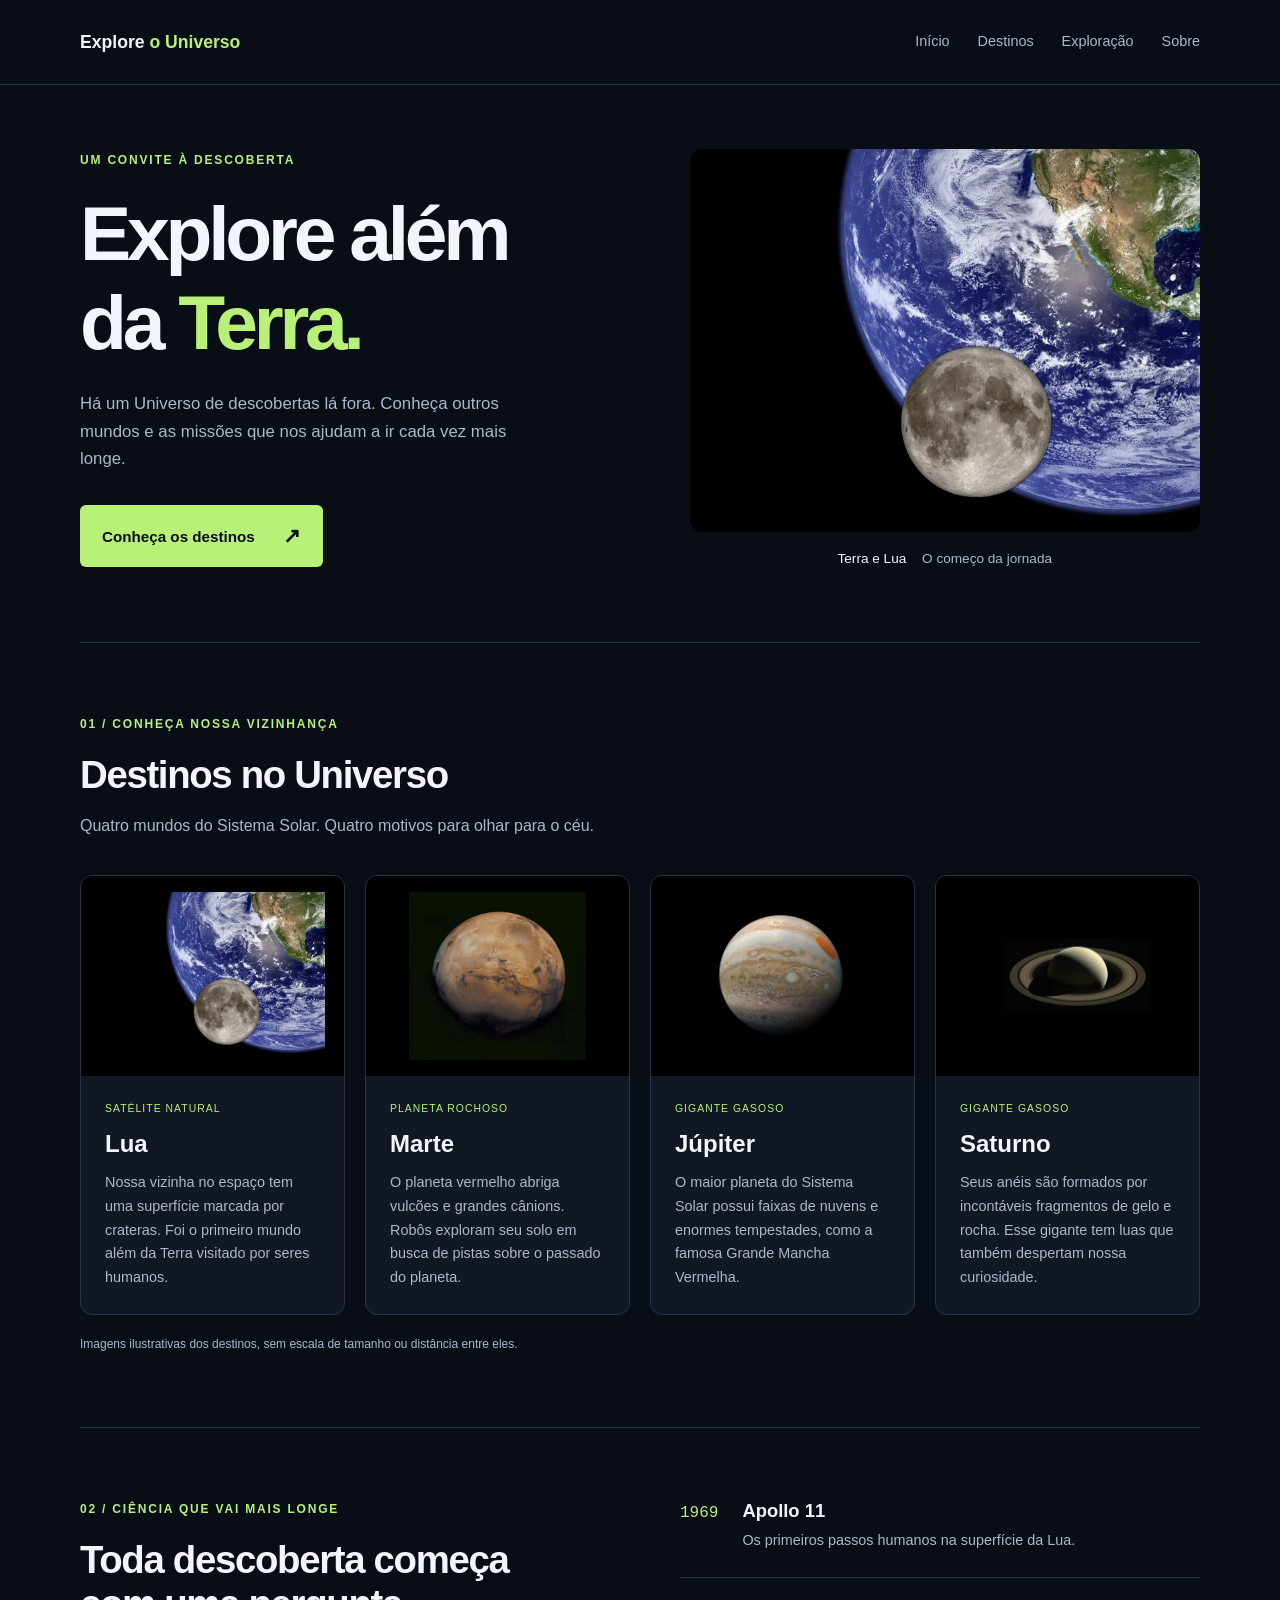
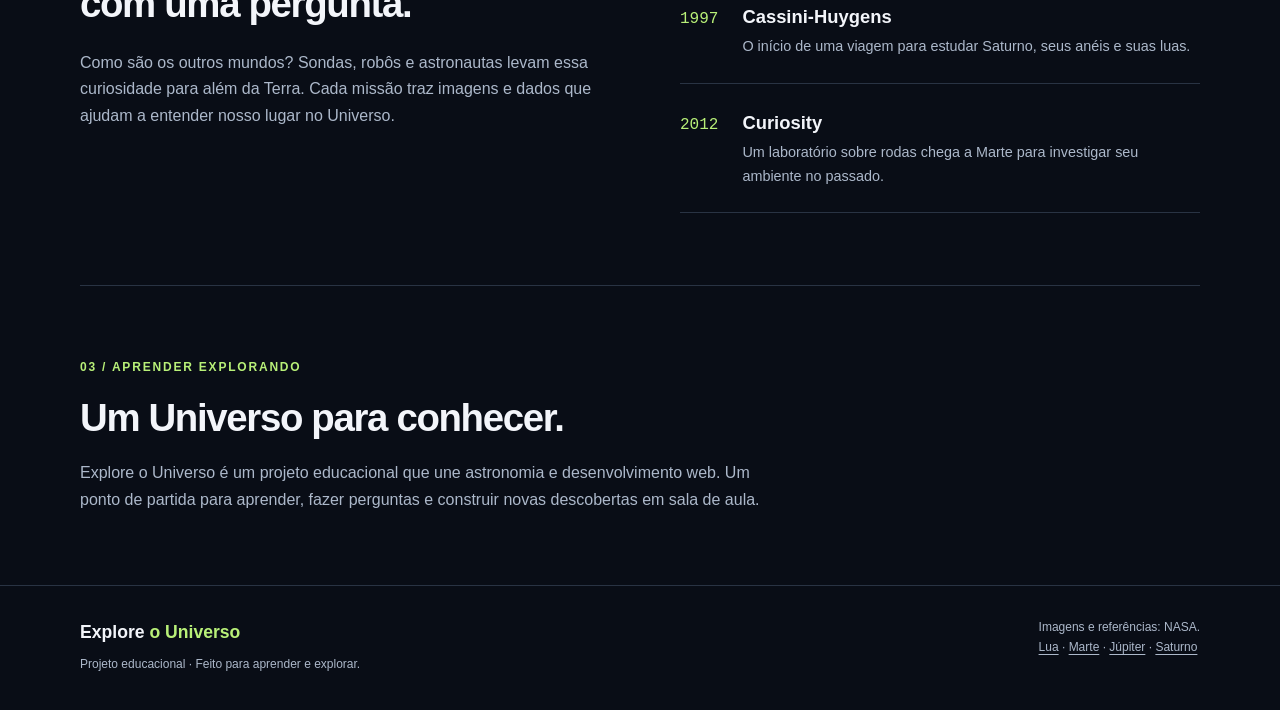
<file: versao0/index.html>
<!DOCTYPE html>
<html lang="pt-BR">
<head>
  <meta charset="UTF-8">
  <meta name="viewport" content="width=device-width, initial-scale=1.0">
  <meta name="description" content="Conheça a Lua, Marte, Júpiter e Saturno e descubra um pouco da história da exploração espacial.">
  <title>Explore o Universo</title>
  <link rel="stylesheet" href="css/estilos.css">
</head>
<body>
  <header class="cabecalho">
    <div class="container cabecalho-conteudo">
      <h1 class="marca"><a href="#inicio">Explore <span>o Universo</span></a></h1>
      <nav aria-label="Navegação principal">
        <ul class="menu">
          <li><a href="#inicio">Início</a></li>
          <li><a href="#destinos">Destinos</a></li>
          <li><a href="#exploracao">Exploração</a></li>
          <li><a href="#sobre">Sobre</a></li>
        </ul>
      </nav>
    </div>
  </header>

  <main>
    <section class="destaque container" id="inicio" aria-labelledby="titulo-destaque">
      <div class="destaque-texto">
        <p class="etiqueta">Um convite à descoberta</p>
        <h2 id="titulo-destaque">Explore além<br>da <span>Terra.</span></h2>
        <p class="introducao">Há um Universo de descobertas lá fora. Conheça outros mundos e as missões que nos ajudam a ir cada vez mais longe.</p>
        <a class="botao" href="#destinos">Conheça os destinos <span aria-hidden="true">↗</span></a>
      </div>
      <figure class="destaque-imagem">
        <img src="img/lua.webp" alt="Composição mostrando a Lua em primeiro plano e a Terra ao fundo." width="1000" height="750">
        <figcaption>Terra e Lua <span>O começo da jornada</span></figcaption>
      </figure>
    </section>

    <section class="destinos secao container" id="destinos" aria-labelledby="titulo-destinos">
      <p class="etiqueta">01 / Conheça nossa vizinhança</p>
      <h2 id="titulo-destinos">Destinos no Universo</h2>
      <p class="descricao-secao">Quatro mundos do Sistema Solar. Quatro motivos para olhar para o céu.</p>

      <div class="grade-destinos">
        <article class="card-destino">
          <img src="img/lua.webp" alt="Lua com áreas claras e escuras, em uma composição com a Terra ao fundo." width="760" height="570">
          <div class="card-conteudo">
            <p class="categoria">Satélite natural</p>
            <h3>Lua</h3>
            <p class="descricao-card">Nossa vizinha no espaço tem uma superfície marcada por crateras. Foi o primeiro mundo além da Terra visitado por seres humanos.</p>
          </div>
        </article>

        <article class="card-destino">
          <img src="img/marte.jpg" alt="Marte visto do espaço, com superfície em tons avermelhados." width="506" height="480">
          <div class="card-conteudo">
            <p class="categoria">Planeta rochoso</p>
            <h3>Marte</h3>
            <p class="descricao-card">O planeta vermelho abriga vulcões e grandes cânions. Robôs exploram seu solo em busca de pistas sobre o passado do planeta.</p>
          </div>
        </article>

        <article class="card-destino">
          <img src="img/jupiter.jpg" alt="Júpiter com faixas de nuvens e uma grande tempestade oval." width="750" height="750">
          <div class="card-conteudo">
            <p class="categoria">Gigante gasoso</p>
            <h3>Júpiter</h3>
            <p class="descricao-card">O maior planeta do Sistema Solar possui faixas de nuvens e enormes tempestades, como a famosa Grande Mancha Vermelha.</p>
          </div>
        </article>

        <article class="card-destino">
          <img src="img/saturno.jpg" alt="Saturno envolvido por seus amplos anéis, contra o fundo escuro do espaço." width="960" height="320">
          <div class="card-conteudo">
            <p class="categoria">Gigante gasoso</p>
            <h3>Saturno</h3>
            <p class="descricao-card">Seus anéis são formados por incontáveis fragmentos de gelo e rocha. Esse gigante tem luas que também despertam nossa curiosidade.</p>
          </div>
        </article>
      </div>
      <p class="nota">Imagens ilustrativas dos destinos, sem escala de tamanho ou distância entre eles.</p>
    </section>

    <section class="exploracao secao container" id="exploracao" aria-labelledby="titulo-exploracao">
      <div>
        <p class="etiqueta">02 / Ciência que vai mais longe</p>
        <h2 id="titulo-exploracao">Toda descoberta começa com uma pergunta.</h2>
        <p>Como são os outros mundos? Sondas, robôs e astronautas levam essa curiosidade para além da Terra. Cada missão traz imagens e dados que ajudam a entender nosso lugar no Universo.</p>
      </div>
      <ol class="missoes" aria-label="Marcos da exploração espacial">
        <li><span class="ano">1969</span><div><h3>Apollo 11</h3><p>Os primeiros passos humanos na superfície da Lua.</p></div></li>
        <li><span class="ano">1997</span><div><h3>Cassini-Huygens</h3><p>O início de uma viagem para estudar Saturno, seus anéis e suas luas.</p></div></li>
        <li><span class="ano">2012</span><div><h3>Curiosity</h3><p>Um laboratório sobre rodas chega a Marte para investigar seu ambiente no passado.</p></div></li>
      </ol>
    </section>

    <section class="sobre secao container" id="sobre" aria-labelledby="titulo-sobre">
      <p class="etiqueta">03 / Aprender explorando</p>
      <h2 id="titulo-sobre">Um Universo para conhecer.</h2>
      <p>Explore o Universo é um projeto educacional que une astronomia e desenvolvimento web. Um ponto de partida para aprender, fazer perguntas e construir novas descobertas em sala de aula.</p>
    </section>
  </main>

  <footer class="rodape">
    <div class="container rodape-conteudo">
      <div><p class="marca">Explore <span>o Universo</span></p><p class="texto-rodape">Projeto educacional · Feito para aprender e explorar.</p></div>
      <p class="creditos">Imagens e referências: NASA.<br>
        <a href="https://science.nasa.gov/moon/">Lua</a> ·
        <a href="https://science.nasa.gov/mars/">Marte</a> ·
        <a href="https://science.nasa.gov/jupiter/">Júpiter</a> ·
        <a href="https://science.nasa.gov/saturn/">Saturno</a>
      </p>
    </div>
  </footer>
</body>
</html>
</file>
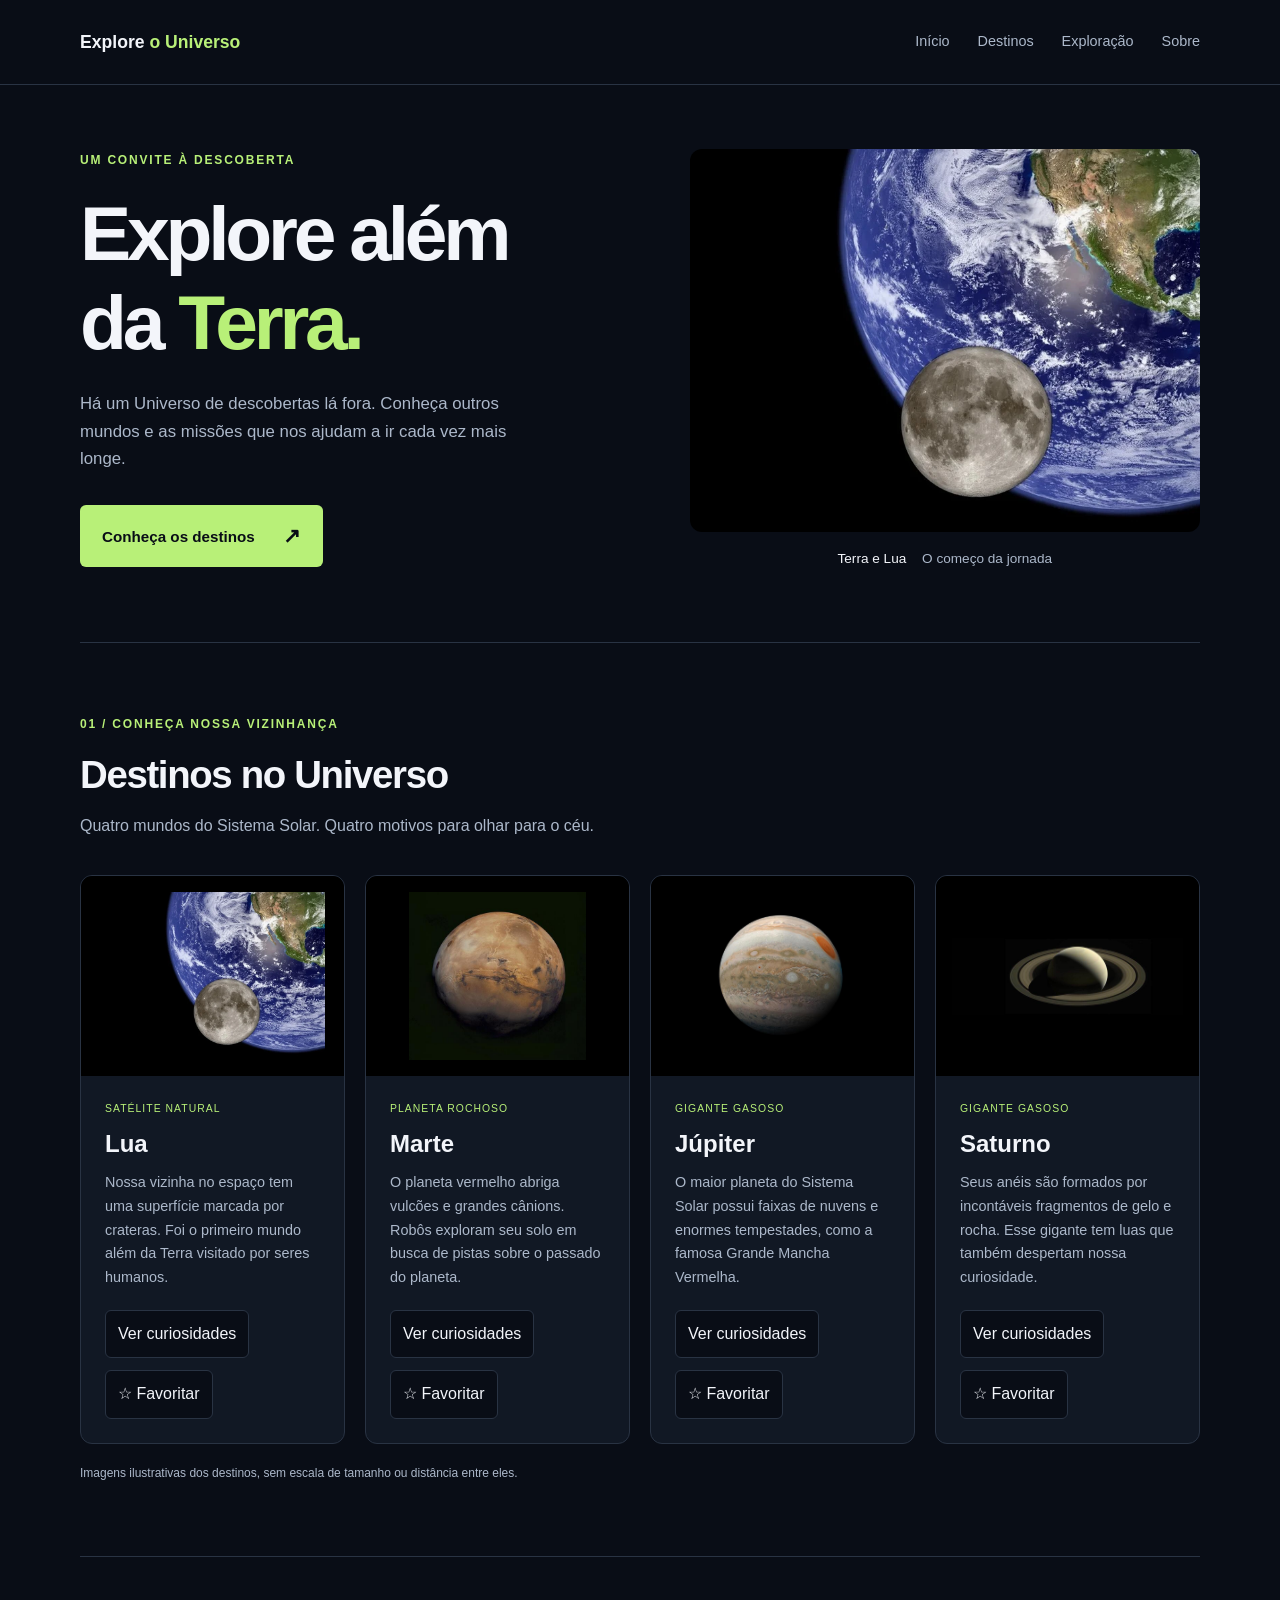
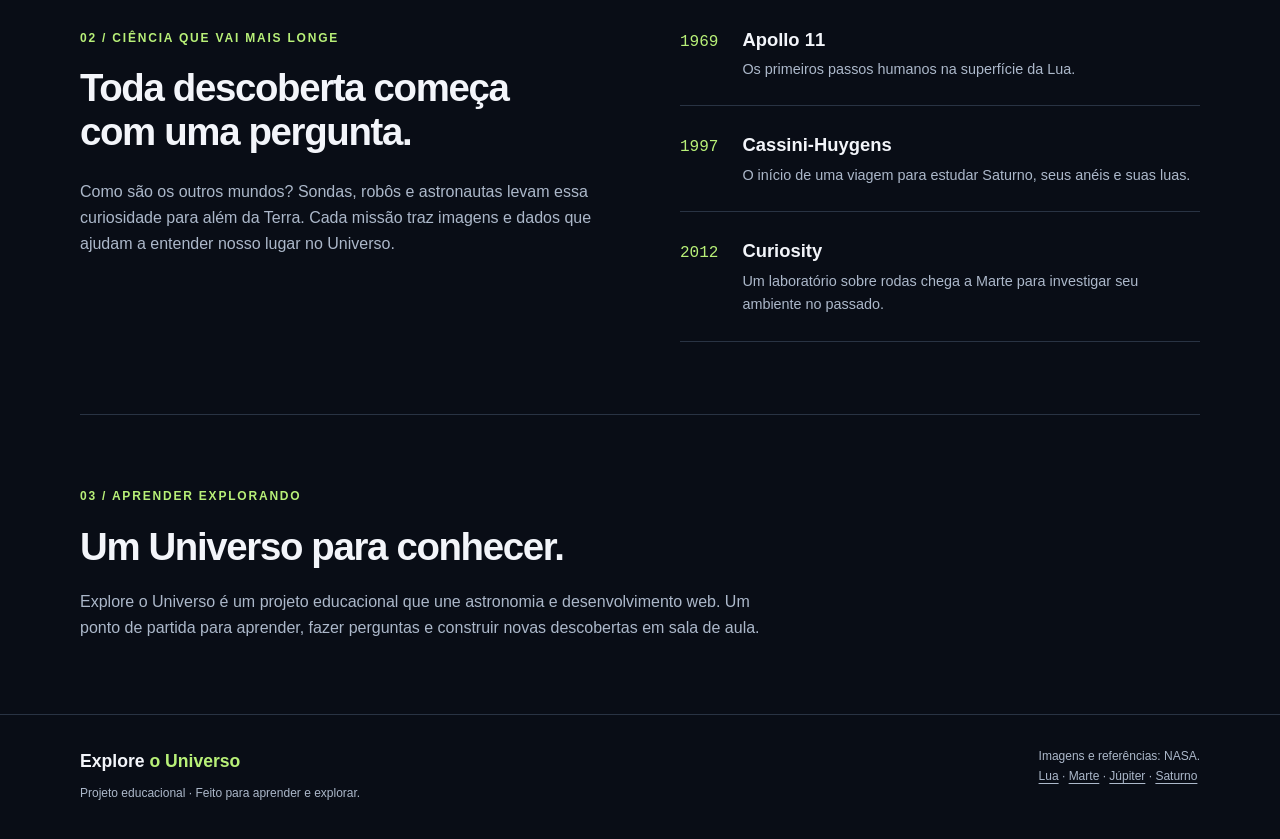
<file: versao1/index.html>
<!DOCTYPE html>
<html lang="pt-BR">

<head>
  <meta charset="UTF-8">
  <meta name="viewport" content="width=device-width, initial-scale=1.0">
  <meta name="description"
    content="Conheça a Lua, Marte, Júpiter e Saturno e descubra um pouco da história da exploração espacial.">
  <title>Explore o Universo</title>
  <link rel="stylesheet" href="css/estilos.css">
</head>

<body>
  <header class="cabecalho">
    <div class="container cabecalho-conteudo">
      <h1 class="marca"><a href="#inicio">Explore <span>o Universo</span></a></h1>
      <nav aria-label="Navegação principal">
        <ul class="menu">
          <li><a href="#inicio">Início</a></li>
          <li><a href="#destinos">Destinos</a></li>
          <li><a href="#exploracao">Exploração</a></li>
          <li><a href="#sobre">Sobre</a></li>
        </ul>
      </nav>
    </div>
  </header>

  <main>
    <section class="destaque container" id="inicio" aria-labelledby="titulo-destaque">
      <div class="destaque-texto">
        <p class="etiqueta">Um convite à descoberta</p>
        <h2 id="titulo-destaque">Explore além<br>da <span>Terra.</span></h2>
        <p class="introducao">Há um Universo de descobertas lá fora. Conheça outros mundos e as missões que nos ajudam a
          ir cada vez mais longe.</p>
        <a class="botao" href="#destinos">Conheça os destinos <span aria-hidden="true">↗</span></a>
      </div>
      <figure class="destaque-imagem">
        <img src="img/lua.webp" alt="Composição mostrando a Lua em primeiro plano e a Terra ao fundo." width="1000"
          height="750">
        <figcaption>Terra e Lua <span>O começo da jornada</span></figcaption>
      </figure>
    </section>

    <section class="destinos secao container" id="destinos" aria-labelledby="titulo-destinos">
      <p class="etiqueta">01 / Conheça nossa vizinhança</p>
      <h2 id="titulo-destinos">Destinos no Universo</h2>
      <p class="descricao-secao">Quatro mundos do Sistema Solar. Quatro motivos para olhar para o céu.</p>

      <div class="grade-destinos">
        <article class="card-destino">
          <img src="img/lua.webp" alt="Lua com áreas claras e escuras, em uma composição com a Terra ao fundo."
            width="760" height="570">
          <div class="card-conteudo">
            <p class="categoria">Satélite natural</p>
            <h3>Lua</h3>
            <p class="descricao-card">Nossa vizinha no espaço tem uma superfície marcada por crateras. Foi o primeiro
              mundo além da Terra visitado por seres humanos.</p>

            <!--Atributos aria-*
            Recursos importantes para sinalizar/avisar ferra,emtas/tecnologias de acessibilidade sobre diferentes estados dos elementos da página-->

            <div class="acoes-card">
              <button type="button" class="botao-curiosidade" aria-expanded="false" aria-controls="curiosidade-lua">
                Ver curiosidades
              </button>
              <button type="button" class="botao-favorito" aria-pressed="false">
                ☆ Favoritar
              </button>
            </div>

            <p class="curiosidade" id="curiosidade-lua" hidden>A Lua leva aproximadamente 27 dias para dar uma volta ao redor
              da Terra.</p>

          </div>
        </article>

        <article class="card-destino">
          <img src="img/marte.jpg" alt="Marte visto do espaço, com superfície em tons avermelhados." width="506"
            height="480">
          <div class="card-conteudo">
            <p class="categoria">Planeta rochoso</p>
            <h3>Marte</h3>
            <p class="descricao-card">O planeta vermelho abriga vulcões e grandes cânions. Robôs exploram seu solo em
              busca de pistas sobre o passado do planeta.</p>

            <div class="acoes-card">
              <button type="button" class="botao-curiosidade" aria-expanded="false" aria-controls="curiosidade-marte">
                Ver curiosidades
              </button>
              <button type="button" class="botao-favorito" aria-pressed="false">
                ☆ Favoritar
              </button>
            </div>

            <p class="curiosidade" id="curiosidade-marte" hidden>Um dia em Marte dura cerca de 24 horas e 40 minutos.</p>

          </div>
        </article>

        <article class="card-destino">
          <img src="img/jupiter.jpg" alt="Júpiter com faixas de nuvens e uma grande tempestade oval." width="750"
            height="750">
          <div class="card-conteudo">
            <p class="categoria">Gigante gasoso</p>
            <h3>Júpiter</h3>
            <p class="descricao-card">O maior planeta do Sistema Solar possui faixas de nuvens e enormes tempestades,
              como a famosa Grande Mancha Vermelha.</p>

            <div class="acoes-card">
              <button type="button" class="botao-curiosidade" aria-expanded="false" aria-controls="curiosidade-jupiter">
                Ver curiosidades
              </button>
              <button type="button" class="botao-favorito" aria-pressed="false">
                ☆ Favoritar
              </button>
            </div>

            <p class="curiosidade" id="curiosidade-jupiter" hidden>Júpiter leva cerca de 12 anos terrestres para completar uma
              volta ao redor do Sol.</p>

          </div>
        </article>

        <article class="card-destino">
          <img src="img/saturno.jpg" alt="Saturno envolvido por seus amplos anéis, contra o fundo escuro do espaço."
            width="960" height="320">
          <div class="card-conteudo">
            <p class="categoria">Gigante gasoso</p>
            <h3>Saturno</h3>
            <p class="descricao-card">Seus anéis são formados por incontáveis fragmentos de gelo e rocha. Esse gigante
              tem luas que também despertam nossa curiosidade.</p>

            <div class="acoes-card">
              <button type="button" class="botao-curiosidade" aria-expanded="false" aria-controls="curiosidade-saturno">
                Ver curiosidades
              </button>
              <button type="button" class="botao-favorito" aria-pressed="false">
                ☆ Favoritar
              </button>
            </div>

            <p class="curiosidade" id="curiosidade-saturno" hidden>Saturno leva aproximadamente 29 anos terrestres para
              completar uma volta ao redor do Sol</p>

          </div>
        </article>
      </div>
      <p class="nota">Imagens ilustrativas dos destinos, sem escala de tamanho ou distância entre eles.</p>
    </section>

    <section class="exploracao secao container" id="exploracao" aria-labelledby="titulo-exploracao">
      <div>
        <p class="etiqueta">02 / Ciência que vai mais longe</p>
        <h2 id="titulo-exploracao">Toda descoberta começa com uma pergunta.</h2>
        <p>Como são os outros mundos? Sondas, robôs e astronautas levam essa curiosidade para além da Terra. Cada missão
          traz imagens e dados que ajudam a entender nosso lugar no Universo.</p>
      </div>
      <ol class="missoes" aria-label="Marcos da exploração espacial">
        <li><span class="ano">1969</span>
          <div>
            <h3>Apollo 11</h3>
            <p>Os primeiros passos humanos na superfície da Lua.</p>
          </div>
        </li>
        <li><span class="ano">1997</span>
          <div>
            <h3>Cassini-Huygens</h3>
            <p>O início de uma viagem para estudar Saturno, seus anéis e suas luas.</p>
          </div>
        </li>
        <li><span class="ano">2012</span>
          <div>
            <h3>Curiosity</h3>
            <p>Um laboratório sobre rodas chega a Marte para investigar seu ambiente no passado.</p>
          </div>
        </li>
      </ol>
    </section>

    <section class="sobre secao container" id="sobre" aria-labelledby="titulo-sobre">
      <p class="etiqueta">03 / Aprender explorando</p>
      <h2 id="titulo-sobre">Um Universo para conhecer.</h2>
      <p>Explore o Universo é um projeto educacional que une astronomia e desenvolvimento web. Um ponto de partida para
        aprender, fazer perguntas e construir novas descobertas em sala de aula.</p>
    </section>
  </main>

  <footer class="rodape">
    <div class="container rodape-conteudo">
      <div>
        <p class="marca">Explore <span>o Universo</span></p>
        <p class="texto-rodape">Projeto educacional · Feito para aprender e explorar.</p>
      </div>
      <p class="creditos">Imagens e referências: NASA.<br>
        <a href="https://science.nasa.gov/moon/">Lua</a> ·
        <a href="https://science.nasa.gov/mars/">Marte</a> ·
        <a href="https://science.nasa.gov/jupiter/">Júpiter</a> ·
        <a href="https://science.nasa.gov/saturn/">Saturno</a>
      </p>
    </div>
  </footer>

<script src="js/script.js"></script>

</body>

</html>
</file>
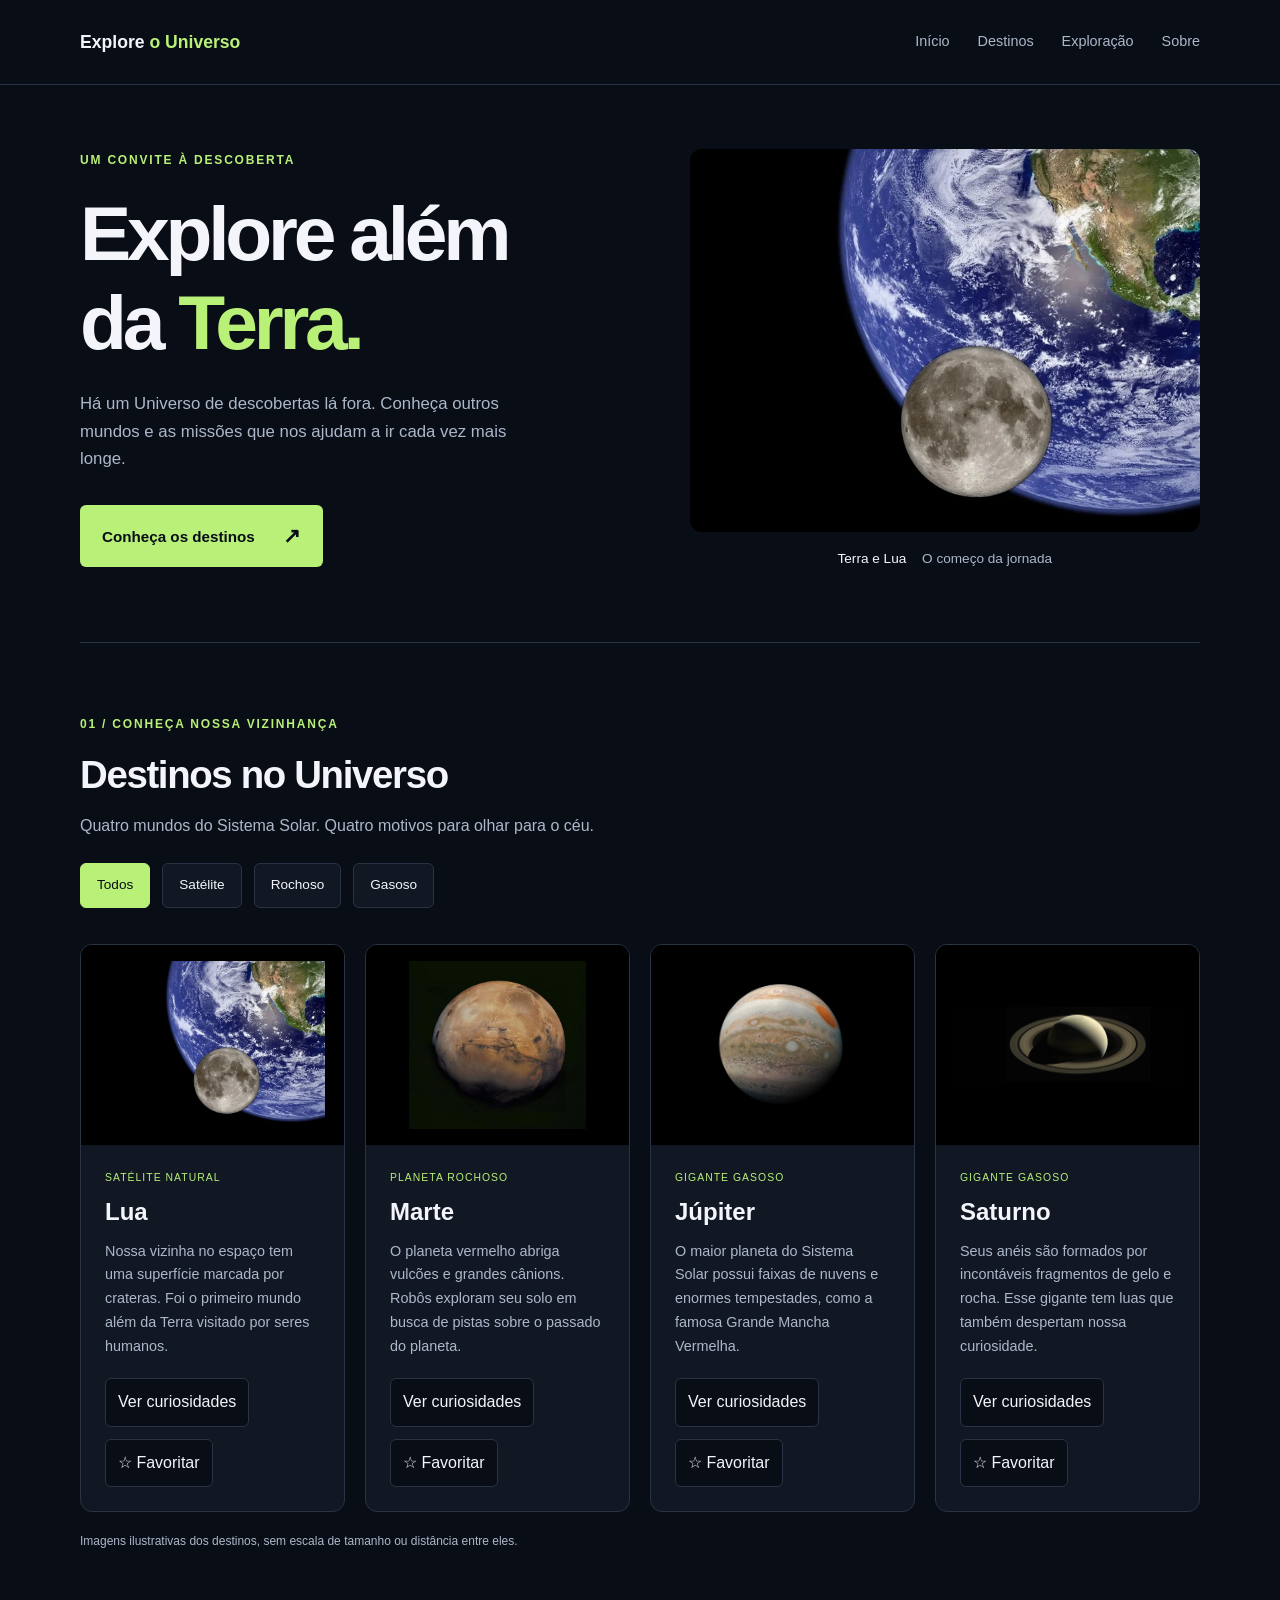
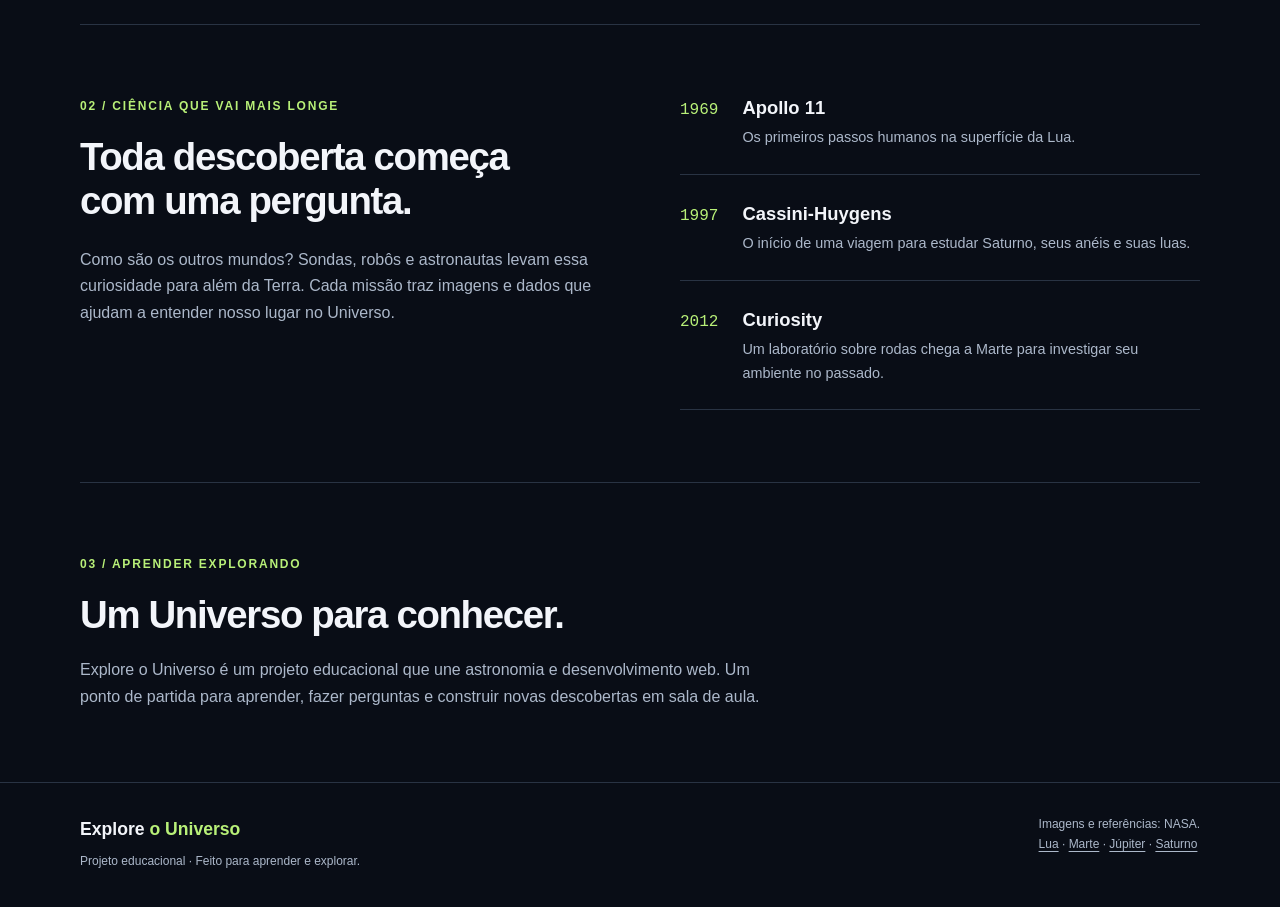
<file: versao2/index.html>
<!DOCTYPE html>
<html lang="pt-BR">

<head>
  <meta charset="UTF-8">
  <meta name="viewport" content="width=device-width, initial-scale=1.0">
  <meta name="description"
    content="Conheça a Lua, Marte, Júpiter e Saturno e descubra um pouco da história da exploração espacial.">
  <title>Explore o Universo</title>
  <link rel="stylesheet" href="css/estilos.css">
</head>

<body>
  <header class="cabecalho">
    <div class="container cabecalho-conteudo">
      <h1 class="marca"><a href="#inicio">Explore <span>o Universo</span></a></h1>
      <nav aria-label="Navegação principal">
        <ul class="menu">
          <li><a href="#inicio">Início</a></li>
          <li><a href="#destinos">Destinos</a></li>
          <li><a href="#exploracao">Exploração</a></li>
          <li><a href="#sobre">Sobre</a></li>
        </ul>
      </nav>
    </div>
  </header>

  <main>
    <section class="destaque container" id="inicio" aria-labelledby="titulo-destaque">
      <div class="destaque-texto">
        <p class="etiqueta">Um convite à descoberta</p>
        <h2 id="titulo-destaque">Explore além<br>da <span>Terra.</span></h2>
        <p class="introducao">Há um Universo de descobertas lá fora. Conheça outros mundos e as missões que nos ajudam a
          ir cada vez mais longe.</p>
        <a class="botao" href="#destinos">Conheça os destinos <span aria-hidden="true">↗</span></a>
      </div>
      <figure class="destaque-imagem">
        <img src="img/lua.webp" alt="Composição mostrando a Lua em primeiro plano e a Terra ao fundo." width="1000"
          height="750">
        <figcaption>Terra e Lua <span>O começo da jornada</span></figcaption>
      </figure>
    </section>

    <section class="destinos secao container" id="destinos" aria-labelledby="titulo-destinos">
      <p class="etiqueta">01 / Conheça nossa vizinhança</p>
      <h2 id="titulo-destinos">Destinos no Universo</h2>
      <p class="descricao-secao">Quatro mundos do Sistema Solar. Quatro motivos para olhar para o céu.</p>

      <!--DIV com o papel/finalidade de um grupo de botões-->
      <!--Usamos arial-label para descrever/detalhar a finalidade desse grupo de botões-->
      <div class="filtros-destinos" role="group" aria-label="filtrar destinos por categoria">
        <button data-filtro="todos" type="button" class="filtro-ativo" aria-pressed="true">Todos</button>
        <button data-filtro="satelite" type="button" aria-pressed="false">Satélite</button>
        <button data-filtro="rochoso" type="button" aria-pressed="false">Rochoso</button>
        <button data-filtro="gasoso" type="button" aria-pressed="false">Gasoso</button>
      </div>

      <div class="grade-destinos">
        <article class="card-destino" data-categoria="satelite">
          <img src="img/lua.webp" alt="Lua com áreas claras e escuras, em uma composição com a Terra ao fundo."
            width="760" height="570">
          <div class="card-conteudo">
            <p class="categoria">Satélite natural</p>
            <h3>Lua</h3>
            <p class="descricao-card">Nossa vizinha no espaço tem uma superfície marcada por crateras. Foi o primeiro
              mundo além da Terra visitado por seres humanos.</p>

            <!--Atributos aria-*
            Recursos importantes para sinalizar/avisar ferramentas/tecnologias de acessibilidade sobre diferentes estados dos elementos da página-->

            <div class="acoes-card">
              <button type="button" class="botao-curiosidade" aria-expanded="false" aria-controls="curiosidade-lua">
                Ver curiosidades
              </button>
              <button type="button" class="botao-favorito" aria-pressed="false">
                ☆ Favoritar
              </button>
            </div>

            <p class="curiosidade" id="curiosidade-lua" hidden>A Lua leva aproximadamente 27 dias para dar uma volta ao redor
              da Terra.</p>

          </div>
        </article>

        <article class="card-destino" data-categoria="rochoso">
          <img src="img/marte.jpg" alt="Marte visto do espaço, com superfície em tons avermelhados." width="506"
            height="480">
          <div class="card-conteudo">
            <p class="categoria">Planeta rochoso</p>
            <h3>Marte</h3>
            <p class="descricao-card">O planeta vermelho abriga vulcões e grandes cânions. Robôs exploram seu solo em
              busca de pistas sobre o passado do planeta.</p>

            <div class="acoes-card">
              <button type="button" class="botao-curiosidade" aria-expanded="false" aria-controls="curiosidade-marte">
                Ver curiosidades
              </button>
              <button type="button" class="botao-favorito" aria-pressed="false">
                ☆ Favoritar
              </button>
            </div>

            <p class="curiosidade" id="curiosidade-marte" hidden>Um dia em Marte dura cerca de 24 horas e 40 minutos.</p>

          </div>
        </article>

        <article class="card-destino" data-categoria="gasoso">
          <img src="img/jupiter.jpg" alt="Júpiter com faixas de nuvens e uma grande tempestade oval." width="750"
            height="750">
          <div class="card-conteudo">
            <p class="categoria">Gigante gasoso</p>
            <h3>Júpiter</h3>
            <p class="descricao-card">O maior planeta do Sistema Solar possui faixas de nuvens e enormes tempestades,
              como a famosa Grande Mancha Vermelha.</p>

            <div class="acoes-card">
              <button type="button" class="botao-curiosidade" aria-expanded="false" aria-controls="curiosidade-jupiter">
                Ver curiosidades
              </button>
              <button type="button" class="botao-favorito" aria-pressed="false">
                ☆ Favoritar
              </button>
            </div>

            <p class="curiosidade" id="curiosidade-jupiter" hidden>Júpiter leva cerca de 12 anos terrestres para completar uma
              volta ao redor do Sol.</p>

          </div>
        </article>

        <article class="card-destino" data-categoria="gasoso">
          <img src="img/saturno.jpg" alt="Saturno envolvido por seus amplos anéis, contra o fundo escuro do espaço."
            width="960" height="320">
          <div class="card-conteudo">
            <p class="categoria">Gigante gasoso</p>
            <h3>Saturno</h3>
            <p class="descricao-card">Seus anéis são formados por incontáveis fragmentos de gelo e rocha. Esse gigante
              tem luas que também despertam nossa curiosidade.</p>

            <div class="acoes-card">
              <button type="button" class="botao-curiosidade" aria-expanded="false" aria-controls="curiosidade-saturno">
                Ver curiosidades
              </button>
              <button type="button" class="botao-favorito" aria-pressed="false">
                ☆ Favoritar
              </button>
            </div>

            <p class="curiosidade" id="curiosidade-saturno" hidden>Saturno leva aproximadamente 29 anos terrestres para
              completar uma volta ao redor do Sol</p>

          </div>
        </article>
      </div>
      <p class="nota">Imagens ilustrativas dos destinos, sem escala de tamanho ou distância entre eles.</p>
    </section>

    <section class="exploracao secao container" id="exploracao" aria-labelledby="titulo-exploracao">
      <div>
        <p class="etiqueta">02 / Ciência que vai mais longe</p>
        <h2 id="titulo-exploracao">Toda descoberta começa com uma pergunta.</h2>
        <p>Como são os outros mundos? Sondas, robôs e astronautas levam essa curiosidade para além da Terra. Cada missão
          traz imagens e dados que ajudam a entender nosso lugar no Universo.</p>
      </div>
      <ol class="missoes" aria-label="Marcos da exploração espacial">
        <li><span class="ano">1969</span>
          <div>
            <h3>Apollo 11</h3>
            <p>Os primeiros passos humanos na superfície da Lua.</p>
          </div>
        </li>
        <li><span class="ano">1997</span>
          <div>
            <h3>Cassini-Huygens</h3>
            <p>O início de uma viagem para estudar Saturno, seus anéis e suas luas.</p>
          </div>
        </li>
        <li><span class="ano">2012</span>
          <div>
            <h3>Curiosity</h3>
            <p>Um laboratório sobre rodas chega a Marte para investigar seu ambiente no passado.</p>
          </div>
        </li>
      </ol>
    </section>

    <section class="sobre secao container" id="sobre" aria-labelledby="titulo-sobre">
      <p class="etiqueta">03 / Aprender explorando</p>
      <h2 id="titulo-sobre">Um Universo para conhecer.</h2>
      <p>Explore o Universo é um projeto educacional que une astronomia e desenvolvimento web. Um ponto de partida para
        aprender, fazer perguntas e construir novas descobertas em sala de aula.</p>
    </section>
  </main>

  <footer class="rodape">
    <div class="container rodape-conteudo">
      <div>
        <p class="marca">Explore <span>o Universo</span></p>
        <p class="texto-rodape">Projeto educacional · Feito para aprender e explorar.</p>
      </div>
      <p class="creditos">Imagens e referências: NASA.<br>
        <a href="https://science.nasa.gov/moon/">Lua</a> ·
        <a href="https://science.nasa.gov/mars/">Marte</a> ·
        <a href="https://science.nasa.gov/jupiter/">Júpiter</a> ·
        <a href="https://science.nasa.gov/saturn/">Saturno</a>
      </p>
    </div>
  </footer>

<script src="js/script.js"></script>

</body>

</html>
</file>
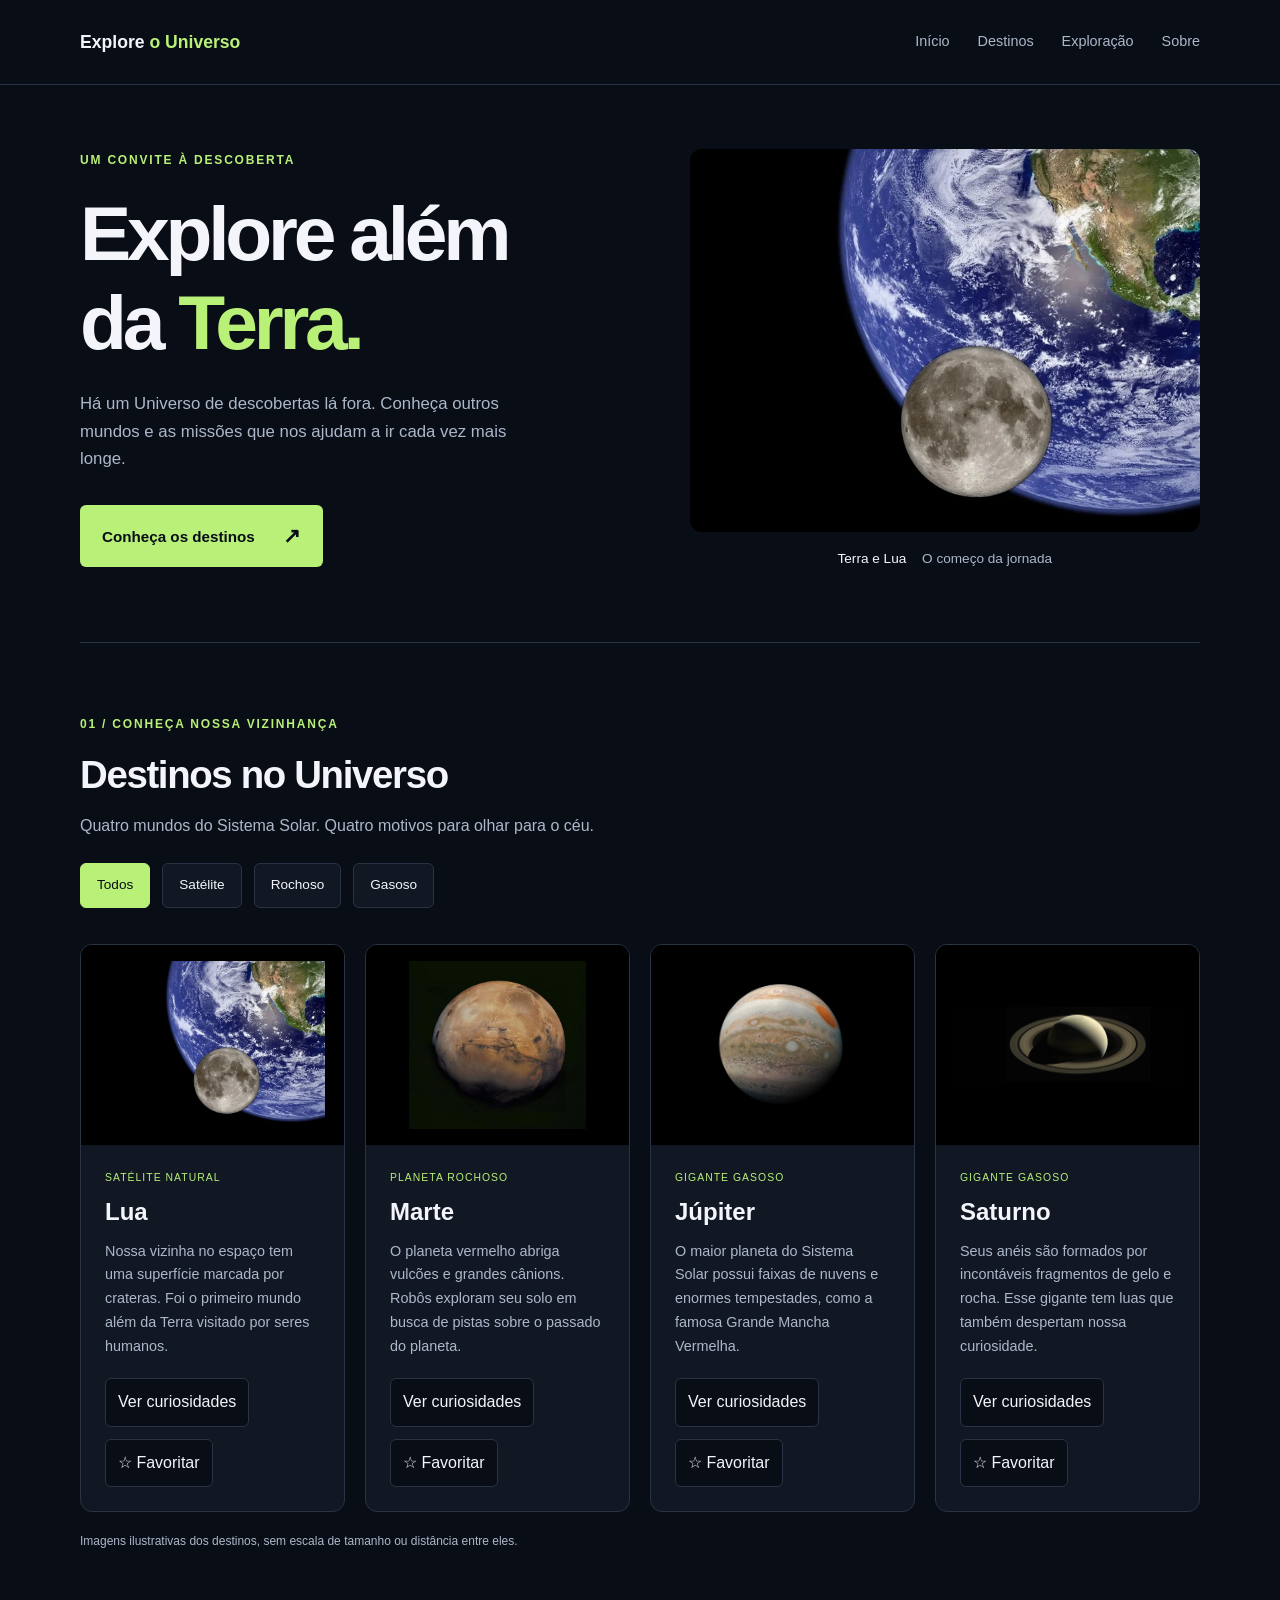
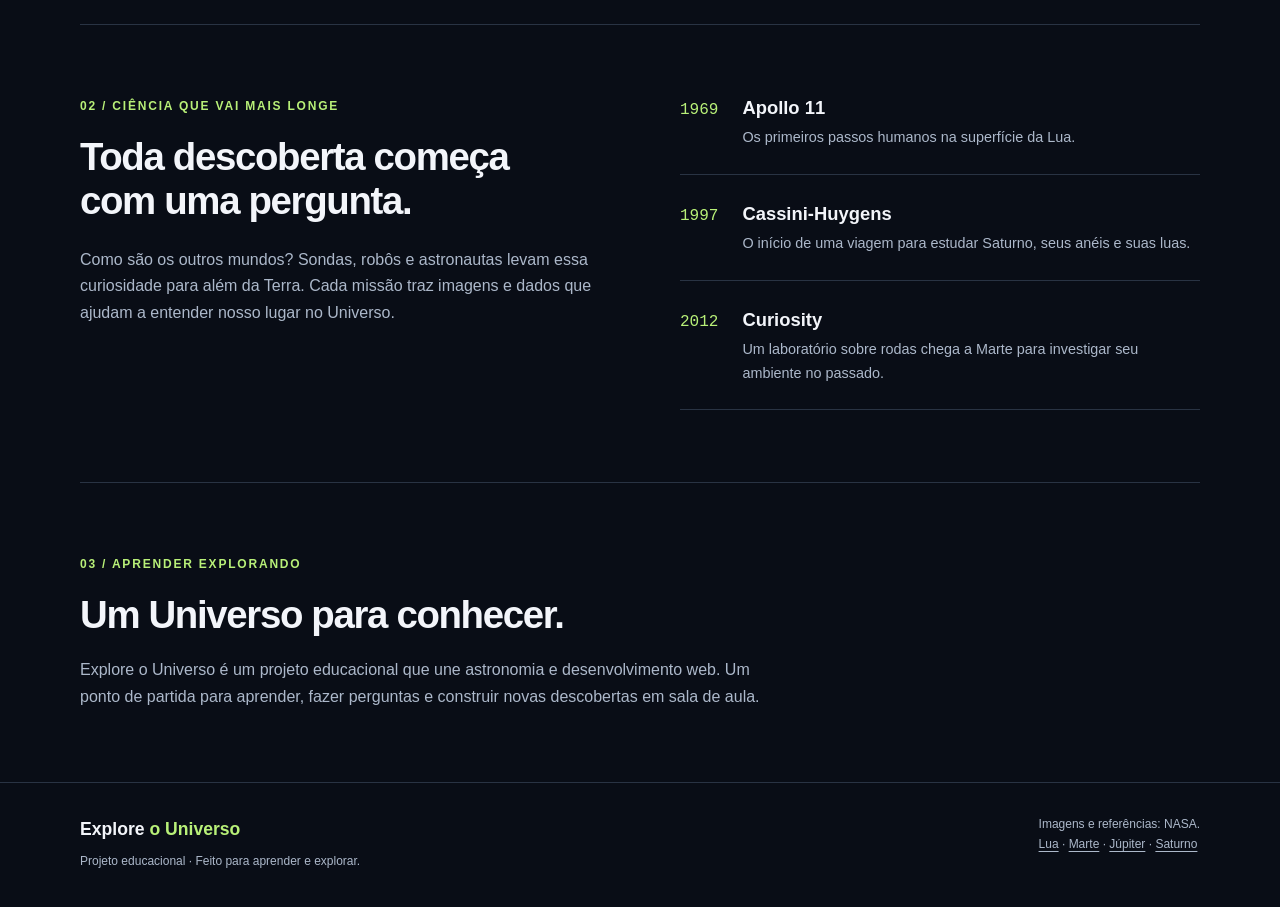
<file: versao3/index.html>
<!DOCTYPE html>
<html lang="pt-BR">

<head>
  <meta charset="UTF-8">
  <meta name="viewport" content="width=device-width, initial-scale=1.0">
  <meta name="description"
    content="Conheça a Lua, Marte, Júpiter e Saturno e descubra um pouco da história da exploração espacial.">
  <title>Explore o Universo</title>
  <link rel="stylesheet" href="css/estilos.css">
</head>

<body>
  <header class="cabecalho">
    <div class="container cabecalho-conteudo">
      <h1 class="marca"><a href="#inicio">Explore <span>o Universo</span></a></h1>

      <button type="button" class="botao-menu" aria-expanded="false" aria-controls="navegacao-principal">
        ☰ Menu
      </button>

      <nav aria-label="Navegação principal" id="navegacao-principal" class="navegacao-principal">
        <ul class="menu">
          <li><a href="#inicio">Início</a></li>
          <li><a href="#destinos">Destinos</a></li>
          <li><a href="#exploracao">Exploração</a></li>
          <li><a href="#sobre">Sobre</a></li>
        </ul>
      </nav>
    </div>
  </header>

  <main>
    <section class="destaque container" id="inicio" aria-labelledby="titulo-destaque">
      <div class="destaque-texto">
        <p class="etiqueta">Um convite à descoberta</p>
        <h2 id="titulo-destaque">Explore além<br>da <span>Terra.</span></h2>
        <p class="introducao">Há um Universo de descobertas lá fora. Conheça outros mundos e as missões que nos ajudam a
          ir cada vez mais longe.</p>
        <a class="botao" href="#destinos">Conheça os destinos <span aria-hidden="true">↗</span></a>
      </div>
      <figure class="destaque-imagem">
        <img src="img/lua.webp" alt="Composição mostrando a Lua em primeiro plano e a Terra ao fundo." width="1000"
          height="750">
        <figcaption>Terra e Lua <span>O começo da jornada</span></figcaption>
      </figure>
    </section>

    <section class="destinos secao container" id="destinos" aria-labelledby="titulo-destinos">
      <p class="etiqueta">01 / Conheça nossa vizinhança</p>
      <h2 id="titulo-destinos">Destinos no Universo</h2>
      <p class="descricao-secao">Quatro mundos do Sistema Solar. Quatro motivos para olhar para o céu.</p>

      <!--DIV com o papel/finalidade de um grupo de botões-->
      <!--Usamos arial-label para descrever/detalhar a finalidade desse grupo de botões-->
      <div class="filtros-destinos" role="group" aria-label="filtrar destinos por categoria">
        <button data-filtro="todos" type="button" class="filtro-ativo" aria-pressed="true">Todos</button>
        <button data-filtro="satelite" type="button" aria-pressed="false">Satélite</button>
        <button data-filtro="rochoso" type="button" aria-pressed="false">Rochoso</button>
        <button data-filtro="gasoso" type="button" aria-pressed="false">Gasoso</button>
      </div>

      <div class="grade-destinos">
        <article class="card-destino" data-categoria="satelite">
          <img src="img/lua.webp" alt="Lua com áreas claras e escuras, em uma composição com a Terra ao fundo."
            width="760" height="570">
          <div class="card-conteudo">
            <p class="categoria">Satélite natural</p>
            <h3>Lua</h3>
            <p class="descricao-card">Nossa vizinha no espaço tem uma superfície marcada por crateras. Foi o primeiro
              mundo além da Terra visitado por seres humanos.</p>

            <!--Atributos aria-*
            Recursos importantes para sinalizar/avisar ferramentas/tecnologias de acessibilidade sobre diferentes estados dos elementos da página-->

            <div class="acoes-card">
              <button type="button" class="botao-curiosidade" aria-expanded="false" aria-controls="curiosidade-lua">
                Ver curiosidades
              </button>
              <button type="button" class="botao-favorito" aria-pressed="false">
                ☆ Favoritar
              </button>
            </div>

            <p class="curiosidade" id="curiosidade-lua" hidden>A Lua leva aproximadamente 27 dias para dar uma volta ao redor
              da Terra.</p>

          </div>
        </article>

        <article class="card-destino" data-categoria="rochoso">
          <img src="img/marte.jpg" alt="Marte visto do espaço, com superfície em tons avermelhados." width="506"
            height="480">
          <div class="card-conteudo">
            <p class="categoria">Planeta rochoso</p>
            <h3>Marte</h3>
            <p class="descricao-card">O planeta vermelho abriga vulcões e grandes cânions. Robôs exploram seu solo em
              busca de pistas sobre o passado do planeta.</p>

            <div class="acoes-card">
              <button type="button" class="botao-curiosidade" aria-expanded="false" aria-controls="curiosidade-marte">
                Ver curiosidades
              </button>
              <button type="button" class="botao-favorito" aria-pressed="false">
                ☆ Favoritar
              </button>
            </div>

            <p class="curiosidade" id="curiosidade-marte" hidden>Um dia em Marte dura cerca de 24 horas e 40 minutos.</p>

          </div>
        </article>

        <article class="card-destino" data-categoria="gasoso">
          <img src="img/jupiter.jpg" alt="Júpiter com faixas de nuvens e uma grande tempestade oval." width="750"
            height="750">
          <div class="card-conteudo">
            <p class="categoria">Gigante gasoso</p>
            <h3>Júpiter</h3>
            <p class="descricao-card">O maior planeta do Sistema Solar possui faixas de nuvens e enormes tempestades,
              como a famosa Grande Mancha Vermelha.</p>

            <div class="acoes-card">
              <button type="button" class="botao-curiosidade" aria-expanded="false" aria-controls="curiosidade-jupiter">
                Ver curiosidades
              </button>
              <button type="button" class="botao-favorito" aria-pressed="false">
                ☆ Favoritar
              </button>
            </div>

            <p class="curiosidade" id="curiosidade-jupiter" hidden>Júpiter leva cerca de 12 anos terrestres para completar uma
              volta ao redor do Sol.</p>

          </div>
        </article>

        <article class="card-destino" data-categoria="gasoso">
          <img src="img/saturno.jpg" alt="Saturno envolvido por seus amplos anéis, contra o fundo escuro do espaço."
            width="960" height="320">
          <div class="card-conteudo">
            <p class="categoria">Gigante gasoso</p>
            <h3>Saturno</h3>
            <p class="descricao-card">Seus anéis são formados por incontáveis fragmentos de gelo e rocha. Esse gigante
              tem luas que também despertam nossa curiosidade.</p>

            <div class="acoes-card">
              <button type="button" class="botao-curiosidade" aria-expanded="false" aria-controls="curiosidade-saturno">
                Ver curiosidades
              </button>
              <button type="button" class="botao-favorito" aria-pressed="false">
                ☆ Favoritar
              </button>
            </div>

            <p class="curiosidade" id="curiosidade-saturno" hidden>Saturno leva aproximadamente 29 anos terrestres para
              completar uma volta ao redor do Sol</p>

          </div>
        </article>
      </div>
      <p class="nota">Imagens ilustrativas dos destinos, sem escala de tamanho ou distância entre eles.</p>
    </section>

    <section class="exploracao secao container" id="exploracao" aria-labelledby="titulo-exploracao">
      <div>
        <p class="etiqueta">02 / Ciência que vai mais longe</p>
        <h2 id="titulo-exploracao">Toda descoberta começa com uma pergunta.</h2>
        <p>Como são os outros mundos? Sondas, robôs e astronautas levam essa curiosidade para além da Terra. Cada missão
          traz imagens e dados que ajudam a entender nosso lugar no Universo.</p>
      </div>
      <ol class="missoes" aria-label="Marcos da exploração espacial">
        <li><span class="ano">1969</span>
          <div>
            <h3>Apollo 11</h3>
            <p>Os primeiros passos humanos na superfície da Lua.</p>
          </div>
        </li>
        <li><span class="ano">1997</span>
          <div>
            <h3>Cassini-Huygens</h3>
            <p>O início de uma viagem para estudar Saturno, seus anéis e suas luas.</p>
          </div>
        </li>
        <li><span class="ano">2012</span>
          <div>
            <h3>Curiosity</h3>
            <p>Um laboratório sobre rodas chega a Marte para investigar seu ambiente no passado.</p>
          </div>
        </li>
      </ol>
    </section>

    <section class="sobre secao container" id="sobre" aria-labelledby="titulo-sobre">
      <p class="etiqueta">03 / Aprender explorando</p>
      <h2 id="titulo-sobre">Um Universo para conhecer.</h2>
      <p>Explore o Universo é um projeto educacional que une astronomia e desenvolvimento web. Um ponto de partida para
        aprender, fazer perguntas e construir novas descobertas em sala de aula.</p>
    </section>
  </main>

  <footer class="rodape">
    <div class="container rodape-conteudo">
      <div>
        <p class="marca">Explore <span>o Universo</span></p>
        <p class="texto-rodape">Projeto educacional · Feito para aprender e explorar.</p>
      </div>
      <p class="creditos">Imagens e referências: NASA.<br>
        <a href="https://science.nasa.gov/moon/">Lua</a> ·
        <a href="https://science.nasa.gov/mars/">Marte</a> ·
        <a href="https://science.nasa.gov/jupiter/">Júpiter</a> ·
        <a href="https://science.nasa.gov/saturn/">Saturno</a>
      </p>
    </div>
  </footer>

<script src="js/script.js"></script>

</body>

</html>
</file>
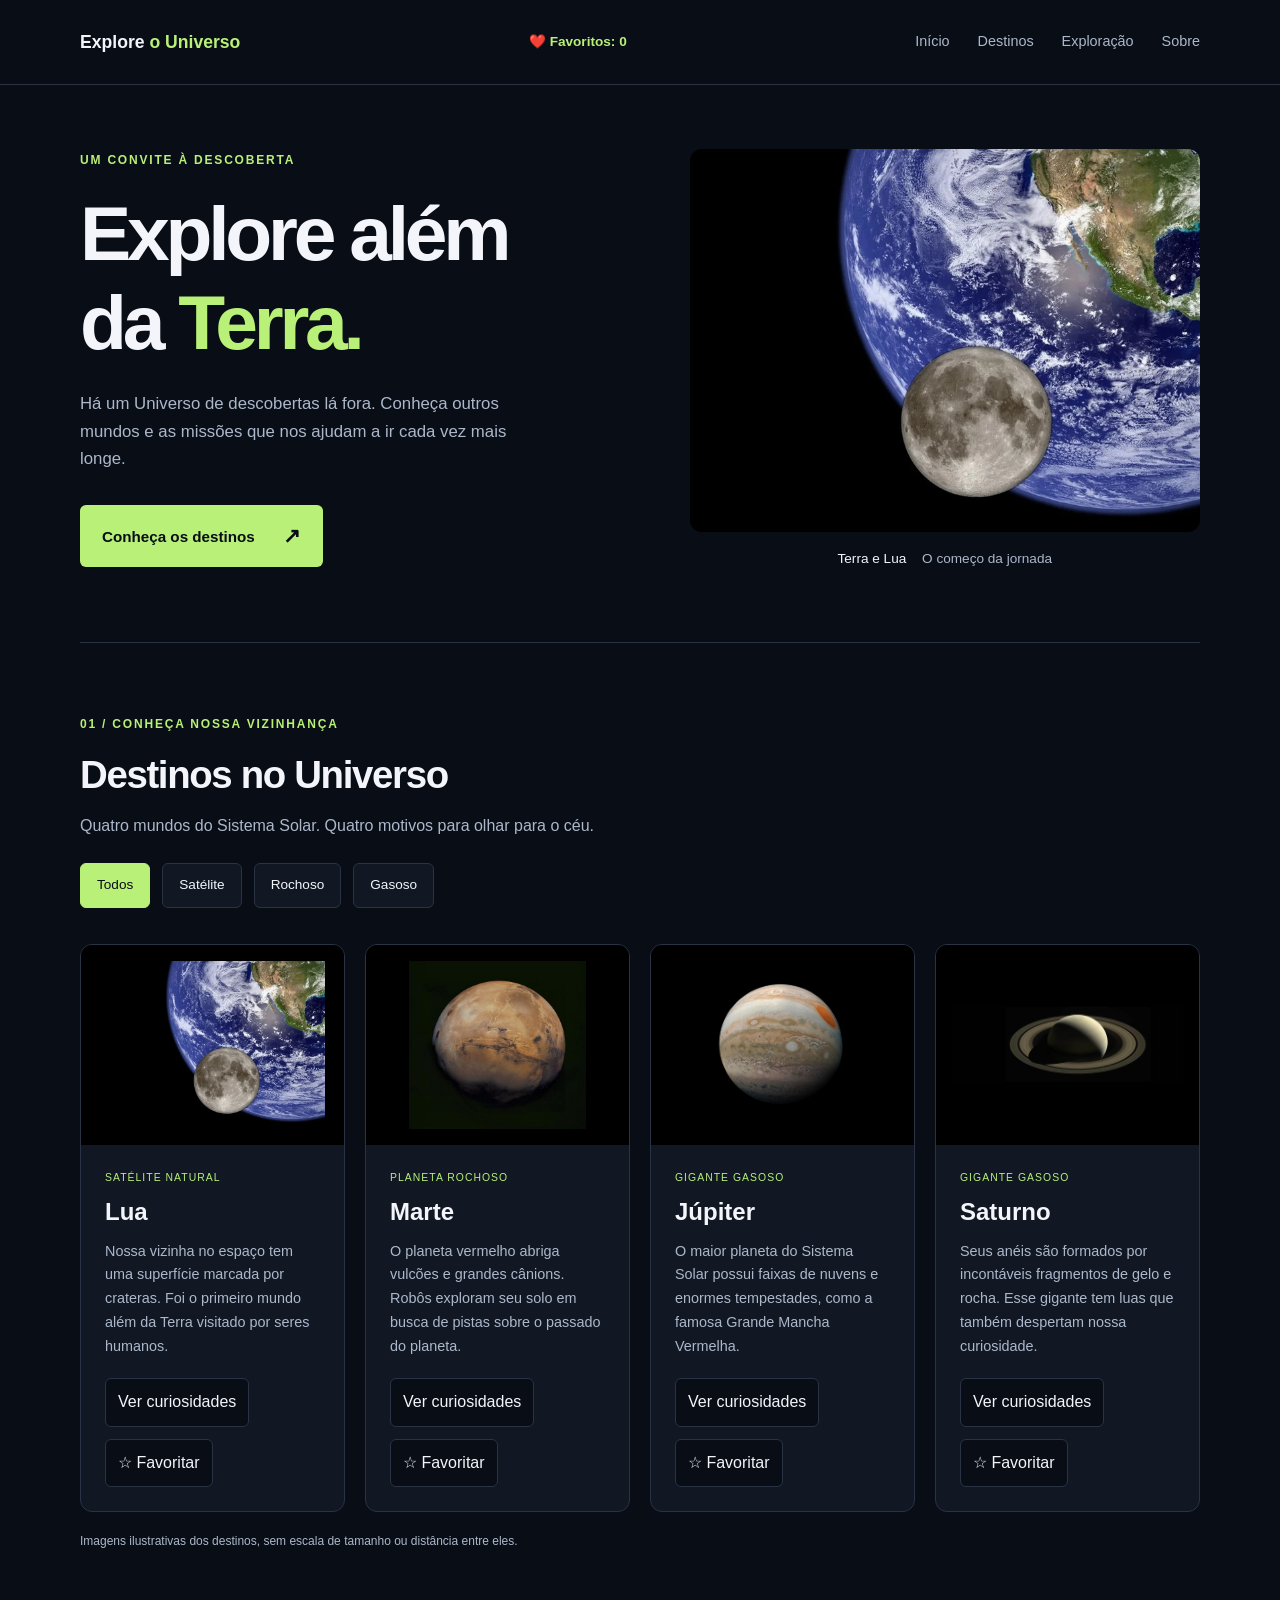
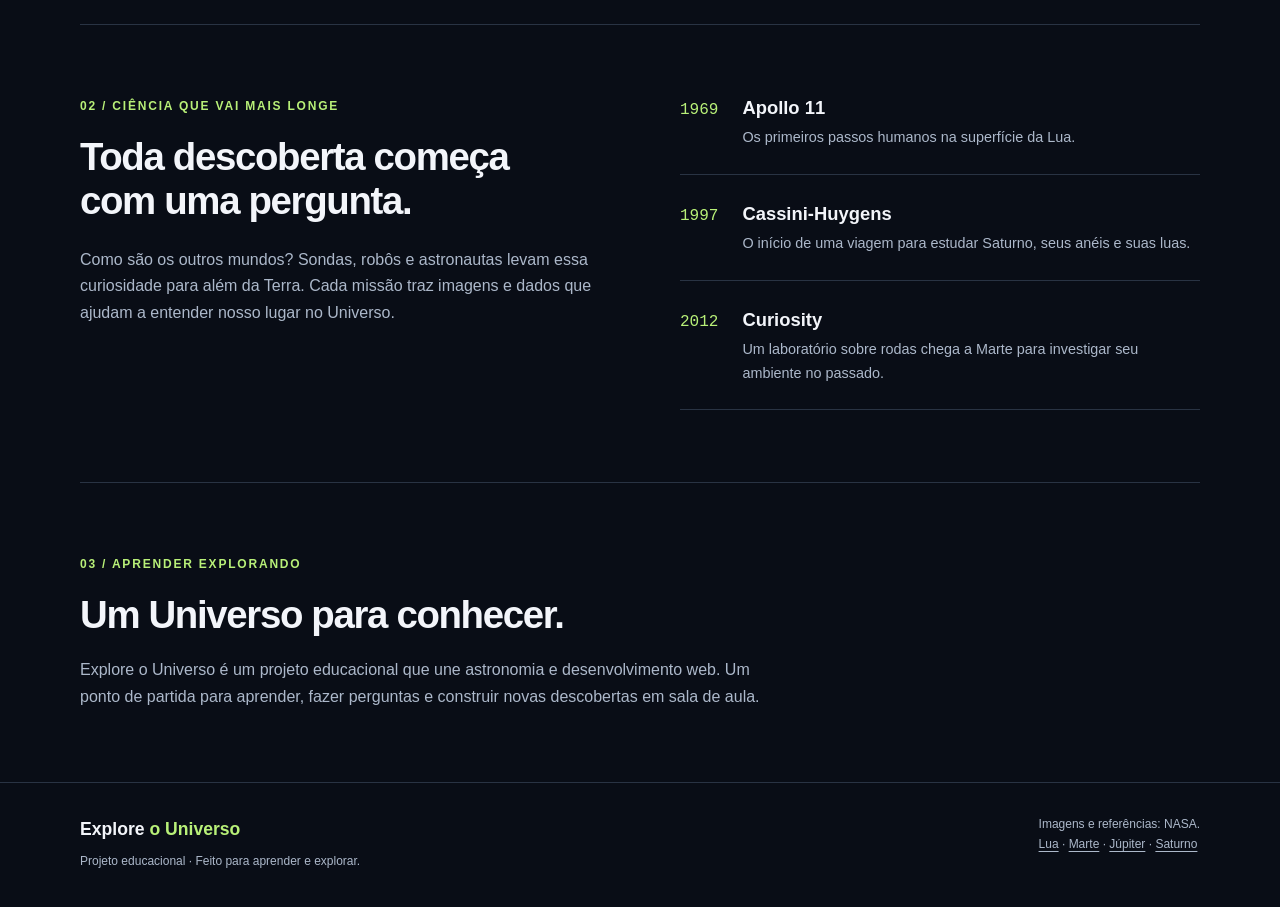
<file: versao4/index.html>
<!DOCTYPE html>
<html lang="pt-BR">

<head>
  <meta charset="UTF-8">
  <meta name="viewport" content="width=device-width, initial-scale=1.0">
  <meta name="description"
    content="Conheça a Lua, Marte, Júpiter e Saturno e descubra um pouco da história da exploração espacial.">
  <title>Explore o Universo</title>
  <link rel="stylesheet" href="css/estilos.css">
</head>

<body>
  <header class="cabecalho">
    <div class="container cabecalho-conteudo">
      <h1 class="marca"><a href="#inicio">Explore <span>o Universo</span></a></h1>

      <p class="contador-favoritos">
        ❤️ Favoritos: <span id="quantidade-favoritos">0
        </span>
      </p>

      <button type="button" class="botao-menu" aria-expanded="false" aria-controls="navegacao-principal">
        ☰ Menu
      </button>

      <nav aria-label="Navegação principal" id="navegacao-principal" class="navegacao-principal">
        <ul class="menu">
          <li><a href="#inicio">Início</a></li>
          <li><a href="#destinos">Destinos</a></li>
          <li><a href="#exploracao">Exploração</a></li>
          <li><a href="#sobre">Sobre</a></li>
        </ul>
      </nav>
    </div>
  </header>

  <main>
    <section class="destaque container" id="inicio" aria-labelledby="titulo-destaque">
      <div class="destaque-texto">
        <p class="etiqueta">Um convite à descoberta</p>
        <h2 id="titulo-destaque">Explore além<br>da <span>Terra.</span></h2>
        <p class="introducao">Há um Universo de descobertas lá fora. Conheça outros mundos e as missões que nos ajudam a
          ir cada vez mais longe.</p>
        <a class="botao" href="#destinos">Conheça os destinos <span aria-hidden="true">↗</span></a>
      </div>
      <figure class="destaque-imagem">
        <img src="img/lua.webp" alt="Composição mostrando a Lua em primeiro plano e a Terra ao fundo." width="1000"
          height="750">
        <figcaption>Terra e Lua <span>O começo da jornada</span></figcaption>
      </figure>
    </section>

    <section class="destinos secao container" id="destinos" aria-labelledby="titulo-destinos">
      <p class="etiqueta">01 / Conheça nossa vizinhança</p>
      <h2 id="titulo-destinos">Destinos no Universo</h2>
      <p class="descricao-secao">Quatro mundos do Sistema Solar. Quatro motivos para olhar para o céu.</p>

      <!--DIV com o papel/finalidade de um grupo de botões-->
      <!--Usamos arial-label para descrever/detalhar a finalidade desse grupo de botões-->
      <div class="filtros-destinos" role="group" aria-label="filtrar destinos por categoria">
        <button data-filtro="todos" type="button" class="filtro-ativo" aria-pressed="true">Todos</button>
        <button data-filtro="satelite" type="button" aria-pressed="false">Satélite</button>
        <button data-filtro="rochoso" type="button" aria-pressed="false">Rochoso</button>
        <button data-filtro="gasoso" type="button" aria-pressed="false">Gasoso</button>
      </div>

      <div class="grade-destinos">
        <article class="card-destino" data-categoria="satelite">
          <img src="img/lua.webp" alt="Lua com áreas claras e escuras, em uma composição com a Terra ao fundo."
            width="760" height="570">
          <div class="card-conteudo">
            <p class="categoria">Satélite natural</p>
            <h3>Lua</h3>
            <p class="descricao-card">Nossa vizinha no espaço tem uma superfície marcada por crateras. Foi o primeiro
              mundo além da Terra visitado por seres humanos.</p>

            <!--Atributos aria-*
            Recursos importantes para sinalizar/avisar ferramentas/tecnologias de acessibilidade sobre diferentes estados dos elementos da página-->

            <div class="acoes-card">
              <button type="button" class="botao-curiosidade" aria-expanded="false" aria-controls="curiosidade-lua">
                Ver curiosidades
              </button>
              <button type="button" class="botao-favorito" aria-pressed="false">
                ☆ Favoritar
              </button>
            </div>

            <p class="curiosidade" id="curiosidade-lua" hidden>A Lua leva aproximadamente 27 dias para dar uma volta ao redor
              da Terra.</p>

          </div>
        </article>

        <article class="card-destino" data-categoria="rochoso">
          <img src="img/marte.jpg" alt="Marte visto do espaço, com superfície em tons avermelhados." width="506"
            height="480">
          <div class="card-conteudo">
            <p class="categoria">Planeta rochoso</p>
            <h3>Marte</h3>
            <p class="descricao-card">O planeta vermelho abriga vulcões e grandes cânions. Robôs exploram seu solo em
              busca de pistas sobre o passado do planeta.</p>

            <div class="acoes-card">
              <button type="button" class="botao-curiosidade" aria-expanded="false" aria-controls="curiosidade-marte">
                Ver curiosidades
              </button>
              <button type="button" class="botao-favorito" aria-pressed="false">
                ☆ Favoritar
              </button>
            </div>

            <p class="curiosidade" id="curiosidade-marte" hidden>Um dia em Marte dura cerca de 24 horas e 40 minutos.</p>

          </div>
        </article>

        <article class="card-destino" data-categoria="gasoso">
          <img src="img/jupiter.jpg" alt="Júpiter com faixas de nuvens e uma grande tempestade oval." width="750"
            height="750">
          <div class="card-conteudo">
            <p class="categoria">Gigante gasoso</p>
            <h3>Júpiter</h3>
            <p class="descricao-card">O maior planeta do Sistema Solar possui faixas de nuvens e enormes tempestades,
              como a famosa Grande Mancha Vermelha.</p>

            <div class="acoes-card">
              <button type="button" class="botao-curiosidade" aria-expanded="false" aria-controls="curiosidade-jupiter">
                Ver curiosidades
              </button>
              <button type="button" class="botao-favorito" aria-pressed="false">
                ☆ Favoritar
              </button>
            </div>

            <p class="curiosidade" id="curiosidade-jupiter" hidden>Júpiter leva cerca de 12 anos terrestres para completar uma
              volta ao redor do Sol.</p>

          </div>
        </article>

        <article class="card-destino" data-categoria="gasoso">
          <img src="img/saturno.jpg" alt="Saturno envolvido por seus amplos anéis, contra o fundo escuro do espaço."
            width="960" height="320">
          <div class="card-conteudo">
            <p class="categoria">Gigante gasoso</p>
            <h3>Saturno</h3>
            <p class="descricao-card">Seus anéis são formados por incontáveis fragmentos de gelo e rocha. Esse gigante
              tem luas que também despertam nossa curiosidade.</p>

            <div class="acoes-card">
              <button type="button" class="botao-curiosidade" aria-expanded="false" aria-controls="curiosidade-saturno">
                Ver curiosidades
              </button>
              <button type="button" class="botao-favorito" aria-pressed="false">
                ☆ Favoritar
              </button>
            </div>

            <p class="curiosidade" id="curiosidade-saturno" hidden>Saturno leva aproximadamente 29 anos terrestres para
              completar uma volta ao redor do Sol</p>

          </div>
        </article>
      </div>
      <p class="nota">Imagens ilustrativas dos destinos, sem escala de tamanho ou distância entre eles.</p>
    </section>

    <section class="exploracao secao container" id="exploracao" aria-labelledby="titulo-exploracao">
      <div>
        <p class="etiqueta">02 / Ciência que vai mais longe</p>
        <h2 id="titulo-exploracao">Toda descoberta começa com uma pergunta.</h2>
        <p>Como são os outros mundos? Sondas, robôs e astronautas levam essa curiosidade para além da Terra. Cada missão
          traz imagens e dados que ajudam a entender nosso lugar no Universo.</p>
      </div>
      <ol class="missoes" aria-label="Marcos da exploração espacial">
        <li><span class="ano">1969</span>
          <div>
            <h3>Apollo 11</h3>
            <p>Os primeiros passos humanos na superfície da Lua.</p>
          </div>
        </li>
        <li><span class="ano">1997</span>
          <div>
            <h3>Cassini-Huygens</h3>
            <p>O início de uma viagem para estudar Saturno, seus anéis e suas luas.</p>
          </div>
        </li>
        <li><span class="ano">2012</span>
          <div>
            <h3>Curiosity</h3>
            <p>Um laboratório sobre rodas chega a Marte para investigar seu ambiente no passado.</p>
          </div>
        </li>
      </ol>
    </section>

    <section class="sobre secao container" id="sobre" aria-labelledby="titulo-sobre">
      <p class="etiqueta">03 / Aprender explorando</p>
      <h2 id="titulo-sobre">Um Universo para conhecer.</h2>
      <p>Explore o Universo é um projeto educacional que une astronomia e desenvolvimento web. Um ponto de partida para
        aprender, fazer perguntas e construir novas descobertas em sala de aula.</p>
    </section>
  </main>

  <footer class="rodape">
    <div class="container rodape-conteudo">
      <div>
        <p class="marca">Explore <span>o Universo</span></p>
        <p class="texto-rodape">Projeto educacional · Feito para aprender e explorar.</p>
      </div>
      <p class="creditos">Imagens e referências: NASA.<br>
        <a href="https://science.nasa.gov/moon/">Lua</a> ·
        <a href="https://science.nasa.gov/mars/">Marte</a> ·
        <a href="https://science.nasa.gov/jupiter/">Júpiter</a> ·
        <a href="https://science.nasa.gov/saturn/">Saturno</a>
      </p>
    </div>
  </footer>

<script src="js/script.js"></script>

</body>

</html>
</file>
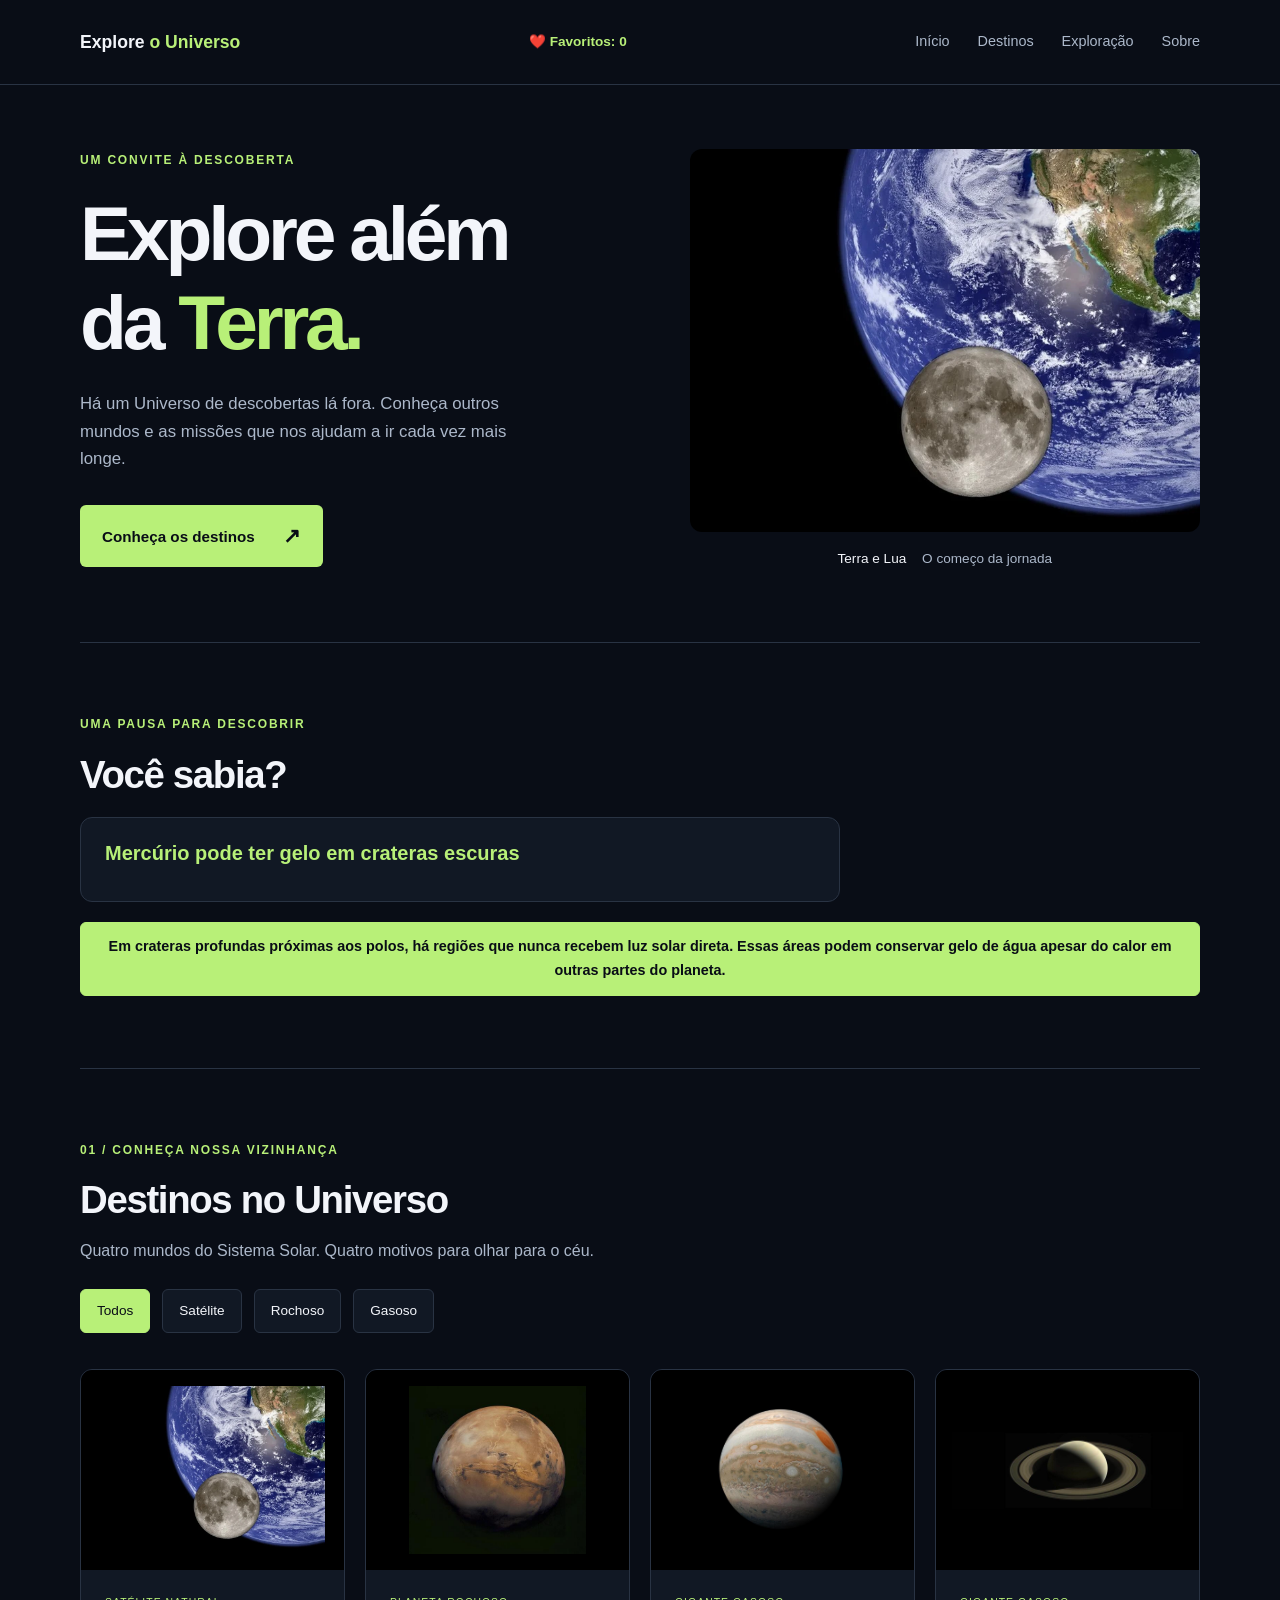
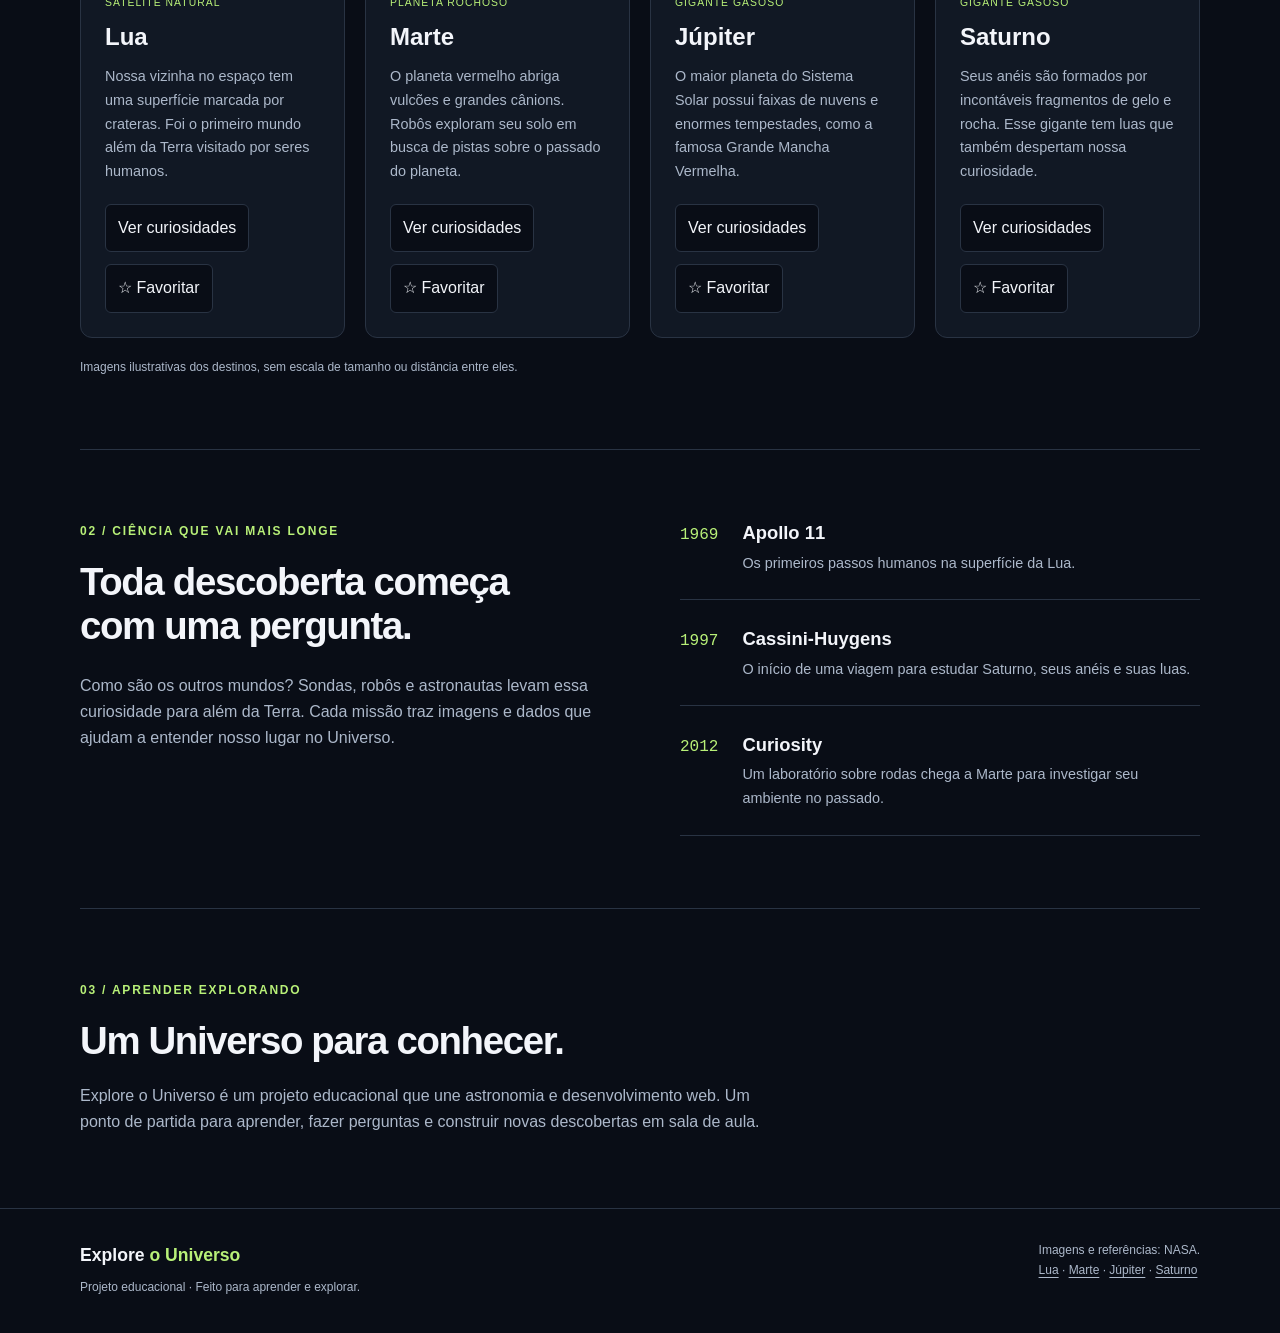
<file: versao5/index.html>
<!DOCTYPE html>
<html lang="pt-BR">

<head>
  <meta charset="UTF-8">
  <meta name="viewport" content="width=device-width, initial-scale=1.0">
  <meta name="description"
    content="Conheça a Lua, Marte, Júpiter e Saturno e descubra um pouco da história da exploração espacial.">
  <title>Explore o Universo</title>
  <link rel="stylesheet" href="css/estilos.css">
</head>

<body>
  <header class="cabecalho">
    <div class="container cabecalho-conteudo">
      <h1 class="marca"><a href="#inicio">Explore <span>o Universo</span></a></h1>

      <p class="contador-favoritos">
        ❤️ Favoritos: <span id="quantidade-favoritos">0
        </span>
      </p>

      <button type="button" class="botao-menu" aria-expanded="false" aria-controls="navegacao-principal">
        ☰ Menu
      </button>

      <nav aria-label="Navegação principal" id="navegacao-principal" class="navegacao-principal">
        <ul class="menu">
          <li><a href="#inicio">Início</a></li>
          <li><a href="#destinos">Destinos</a></li>
          <li><a href="#exploracao">Exploração</a></li>
          <li><a href="#sobre">Sobre</a></li>
        </ul>
      </nav>
    </div>
  </header>

  <main>
    <section class="destaque container" id="inicio" aria-labelledby="titulo-destaque">
      <div class="destaque-texto">
        <p class="etiqueta">Um convite à descoberta</p>
        <h2 id="titulo-destaque">Explore além<br>da <span>Terra.</span></h2>
        <p class="introducao">Há um Universo de descobertas lá fora. Conheça outros mundos e as missões que nos ajudam a
          ir cada vez mais longe.</p>
        <a class="botao" href="#destinos">Conheça os destinos <span aria-hidden="true">↗</span></a>
      </div>
      <figure class="destaque-imagem">
        <img src="img/lua.webp" alt="Composição mostrando a Lua em primeiro plano e a Terra ao fundo." width="1000"
          height="750">
        <figcaption>Terra e Lua <span>O começo da jornada</span></figcaption>
      </figure>
    </section>

    <section class="curiosidade-universo secao container" aria-labelledby="titulo-secao-curiosidade">
      <p class="etiqueta">Uma pausa para descobrir</p>
      <h2 id="titulo-secao-curiosidade">Você sabia?</h2>

      <div class="painel-curiosidade">
        <h3 id="titulo-curiosidade-aleatoria"></h3>
        <p id="explicacao-curiosidade-aleatoria"></p>
      </div>

      <button type="button" class="botao-curiosidade-aleatoria">
        Descobrir outra curiosidade
      </button>
    </section>

    <section class="destinos secao container" id="destinos" aria-labelledby="titulo-destinos">
      <p class="etiqueta">01 / Conheça nossa vizinhança</p>
      <h2 id="titulo-destinos">Destinos no Universo</h2>
      <p class="descricao-secao">Quatro mundos do Sistema Solar. Quatro motivos para olhar para o céu.</p>

      <!--DIV com o papel/finalidade de um grupo de botões-->
      <!--Usamos arial-label para descrever/detalhar a finalidade desse grupo de botões-->
      <div class="filtros-destinos" role="group" aria-label="filtrar destinos por categoria">
        <button data-filtro="todos" type="button" class="filtro-ativo" aria-pressed="true">Todos</button>
        <button data-filtro="satelite" type="button" aria-pressed="false">Satélite</button>
        <button data-filtro="rochoso" type="button" aria-pressed="false">Rochoso</button>
        <button data-filtro="gasoso" type="button" aria-pressed="false">Gasoso</button>
      </div>

      <div class="grade-destinos">
        <article class="card-destino" data-categoria="satelite">
          <img src="img/lua.webp" alt="Lua com áreas claras e escuras, em uma composição com a Terra ao fundo."
            width="760" height="570">
          <div class="card-conteudo">
            <p class="categoria">Satélite natural</p>
            <h3>Lua</h3>
            <p class="descricao-card">Nossa vizinha no espaço tem uma superfície marcada por crateras. Foi o primeiro
              mundo além da Terra visitado por seres humanos.</p>

            <!--Atributos aria-*
            Recursos importantes para sinalizar/avisar ferramentas/tecnologias de acessibilidade sobre diferentes estados dos elementos da página-->

            <div class="acoes-card">
              <button type="button" class="botao-curiosidade" aria-expanded="false" aria-controls="curiosidade-lua">
                Ver curiosidades
              </button>
              <button type="button" class="botao-favorito" aria-pressed="false">
                ☆ Favoritar
              </button>
            </div>

            <p class="curiosidade" id="curiosidade-lua" hidden>A Lua leva aproximadamente 27 dias para dar uma volta ao redor
              da Terra.</p>

          </div>
        </article>

        <article class="card-destino" data-categoria="rochoso">
          <img src="img/marte.jpg" alt="Marte visto do espaço, com superfície em tons avermelhados." width="506"
            height="480">
          <div class="card-conteudo">
            <p class="categoria">Planeta rochoso</p>
            <h3>Marte</h3>
            <p class="descricao-card">O planeta vermelho abriga vulcões e grandes cânions. Robôs exploram seu solo em
              busca de pistas sobre o passado do planeta.</p>

            <div class="acoes-card">
              <button type="button" class="botao-curiosidade" aria-expanded="false" aria-controls="curiosidade-marte">
                Ver curiosidades
              </button>
              <button type="button" class="botao-favorito" aria-pressed="false">
                ☆ Favoritar
              </button>
            </div>

            <p class="curiosidade" id="curiosidade-marte" hidden>Um dia em Marte dura cerca de 24 horas e 40 minutos.</p>

          </div>
        </article>

        <article class="card-destino" data-categoria="gasoso">
          <img src="img/jupiter.jpg" alt="Júpiter com faixas de nuvens e uma grande tempestade oval." width="750"
            height="750">
          <div class="card-conteudo">
            <p class="categoria">Gigante gasoso</p>
            <h3>Júpiter</h3>
            <p class="descricao-card">O maior planeta do Sistema Solar possui faixas de nuvens e enormes tempestades,
              como a famosa Grande Mancha Vermelha.</p>

            <div class="acoes-card">
              <button type="button" class="botao-curiosidade" aria-expanded="false" aria-controls="curiosidade-jupiter">
                Ver curiosidades
              </button>
              <button type="button" class="botao-favorito" aria-pressed="false">
                ☆ Favoritar
              </button>
            </div>

            <p class="curiosidade" id="curiosidade-jupiter" hidden>Júpiter leva cerca de 12 anos terrestres para completar uma
              volta ao redor do Sol.</p>

          </div>
        </article>

        <article class="card-destino" data-categoria="gasoso">
          <img src="img/saturno.jpg" alt="Saturno envolvido por seus amplos anéis, contra o fundo escuro do espaço."
            width="960" height="320">
          <div class="card-conteudo">
            <p class="categoria">Gigante gasoso</p>
            <h3>Saturno</h3>
            <p class="descricao-card">Seus anéis são formados por incontáveis fragmentos de gelo e rocha. Esse gigante
              tem luas que também despertam nossa curiosidade.</p>

            <div class="acoes-card">
              <button type="button" class="botao-curiosidade" aria-expanded="false" aria-controls="curiosidade-saturno">
                Ver curiosidades
              </button>
              <button type="button" class="botao-favorito" aria-pressed="false">
                ☆ Favoritar
              </button>
            </div>

            <p class="curiosidade" id="curiosidade-saturno" hidden>Saturno leva aproximadamente 29 anos terrestres para
              completar uma volta ao redor do Sol</p>

          </div>
        </article>
      </div>
      <p class="nota">Imagens ilustrativas dos destinos, sem escala de tamanho ou distância entre eles.</p>
    </section>

    <section class="exploracao secao container" id="exploracao" aria-labelledby="titulo-exploracao">
      <div>
        <p class="etiqueta">02 / Ciência que vai mais longe</p>
        <h2 id="titulo-exploracao">Toda descoberta começa com uma pergunta.</h2>
        <p>Como são os outros mundos? Sondas, robôs e astronautas levam essa curiosidade para além da Terra. Cada missão
          traz imagens e dados que ajudam a entender nosso lugar no Universo.</p>
      </div>
      <ol class="missoes" aria-label="Marcos da exploração espacial">
        <li><span class="ano">1969</span>
          <div>
            <h3>Apollo 11</h3>
            <p>Os primeiros passos humanos na superfície da Lua.</p>
          </div>
        </li>
        <li><span class="ano">1997</span>
          <div>
            <h3>Cassini-Huygens</h3>
            <p>O início de uma viagem para estudar Saturno, seus anéis e suas luas.</p>
          </div>
        </li>
        <li><span class="ano">2012</span>
          <div>
            <h3>Curiosity</h3>
            <p>Um laboratório sobre rodas chega a Marte para investigar seu ambiente no passado.</p>
          </div>
        </li>
      </ol>
    </section>

    <section class="sobre secao container" id="sobre" aria-labelledby="titulo-sobre">
      <p class="etiqueta">03 / Aprender explorando</p>
      <h2 id="titulo-sobre">Um Universo para conhecer.</h2>
      <p>Explore o Universo é um projeto educacional que une astronomia e desenvolvimento web. Um ponto de partida para
        aprender, fazer perguntas e construir novas descobertas em sala de aula.</p>
    </section>
  </main>

  <footer class="rodape">
    <div class="container rodape-conteudo">
      <div>
        <p class="marca">Explore <span>o Universo</span></p>
        <p class="texto-rodape">Projeto educacional · Feito para aprender e explorar.</p>
      </div>
      <p class="creditos">Imagens e referências: NASA.<br>
        <a href="https://science.nasa.gov/moon/">Lua</a> ·
        <a href="https://science.nasa.gov/mars/">Marte</a> ·
        <a href="https://science.nasa.gov/jupiter/">Júpiter</a> ·
        <a href="https://science.nasa.gov/saturn/">Saturno</a>
      </p>
    </div>
  </footer>

<script src="js/script.js"></script>

</body>

</html>
</file>
<file: versao0/css/estilos.css>
/* Mobile First: estilos-base para telas pequenas. */
:root {
  --fundo: #090d16;
  --superficie: #111824;
  --texto: #f3f5fa;
  --texto-suave: #acb8ca;
  --destaque: #b8f078;
  --borda: #293343;
}

html {
  scroll-behavior: smooth;
}

* {
  box-sizing: border-box;
}

body {
  margin: 0;
  background: var(--fundo);
  color: var(--texto);
  font-family: Arial, Helvetica, sans-serif;
  line-height: 1.65;
}

a {
  color: inherit;
}
img {
  display: block;
  max-width: 100%;
  height: auto;
}
h1,
h2,
h3,
p,
figure {
  margin: 0;
}
h1,
h2,
h3 {
  line-height: 1.15;
}
p {
  color: var(--texto-suave);
}
section {
  scroll-margin-top: 120px;
}

.container {
  width: min(1120px, 90%);
  margin-inline: auto;
}
.secao {
  padding-block: 48px;
}
.etiqueta {
  margin-bottom: 18px;
  color: var(--destaque);
  font-size: 0.75rem;
  font-weight: 700;
  letter-spacing: 0.15em;
  text-transform: uppercase;
}
h2 {
  font-size: clamp(1.8rem, 3vw, 2.6rem);
  letter-spacing: -0.035em;
}
.descricao-secao {
  margin-top: 16px;
}

/* Navegação: os links continuam visíveis e quebram de linha no celular. */
.cabecalho {
  position: sticky;
  top: 0;
  z-index: 10;
  border-bottom: 1px solid var(--borda);
  background: var(--fundo);
}
.cabecalho-conteudo {
  display: flex;
  justify-content: space-between;
  align-items: center;
  flex-wrap: wrap;
  gap: 12px;
  padding-block: 20px;
}
.marca {
  color: var(--texto);
  font-size: 1.1rem;
  font-weight: 700;
  text-decoration: none;
}
.marca a {
  text-decoration: none;
}
.marca span {
  color: var(--destaque);
}
.menu {
  display: flex;
  flex-wrap: wrap;
  gap: 8px 20px;
  margin: 0;
  padding: 0;
  list-style: none;
}
.menu a {
  display: inline-block;
  padding-block: 6px;
  color: var(--texto-suave);
  font-size: 0.9rem;
  text-decoration: none;
}
.menu a:hover,
.creditos a:hover {
  color: var(--destaque);
}
a:focus-visible {
  outline: 3px solid var(--destaque);
  outline-offset: 5px;
  border-radius: 3px;
}
/* Destaque: a mesma imagem local da Lua também aparece no primeiro card. */
.destaque {
  display: flex;
  flex-direction: column;
  gap: 36px;
  padding-block: 48px;
}
.destaque h2 {
  font-size: clamp(3rem, 6vw, 5.1rem);
  letter-spacing: -0.055em;
}
.destaque h2 span {
  color: var(--destaque);
}
.introducao {
  max-width: 440px;
  margin-top: 24px;
  font-size: 1.05rem;
}
.botao {
  display: inline-flex;
  align-items: center;
  gap: 28px;
  margin-top: 32px;
  padding: 14px 22px;
  border-radius: 6px;
  background: var(--destaque);
  color: var(--fundo);
  font-size: 0.95rem;
  font-weight: 700;
  text-decoration: none;
}
.botao:hover {
  background: #d0ffa0;
}
.botao span {
  font-size: 1.3rem;
}
.destaque-imagem {
  width: 85%;
  max-width: 340px;
  margin-inline: auto;
}
.destaque-imagem img {
  width: 100%;
  border-radius: 12px;
}
.destaque-imagem figcaption {
  margin-top: 16px;
  text-align: center;
  font-size: 0.85rem;
}
.destaque-imagem figcaption span {
  margin-left: 12px;
  color: var(--texto-suave);
}

/* Cards estáticos: uma estrutura igual para os quatro destinos. */
.destinos {
  border-top: 1px solid var(--borda);
}
.grade-destinos {
  display: flex;
  flex-wrap: wrap;
  gap: 20px;
  margin-top: 36px;
}
.card-destino {
  flex: 0 1 100%;
  min-width: 0;
  overflow: hidden;
  border: 1px solid var(--borda);
  border-radius: 12px;
  background: var(--superficie);
}
.card-destino > img {
  width: 100%;
  height: 240px;
  padding: 16px;
  object-fit: contain;
  background: #000;
}
.card-conteudo {
  padding: 24px;
}
.categoria {
  margin-bottom: 12px;
  color: var(--destaque);
  font-size: 0.65rem;
  letter-spacing: 0.1em;
  text-transform: uppercase;
}
.card-conteudo h3 {
  margin-bottom: 14px;
  font-size: 1.5rem;
}
.descricao-card {
  font-size: 0.9rem;
}
.nota {
  margin-top: 20px;
  font-size: 0.75rem;
}

/* Conteúdo introdutório e marcos das missões. */
.exploracao {
  display: flex;
  flex-direction: column;
  gap: 36px;
  border-top: 1px solid var(--borda);
}
.exploracao h2 {
  max-width: 450px;
  margin-bottom: 24px;
}
.missoes {
  display: flex;
  flex-direction: column;
  gap: 28px;
  margin: 0;
  padding: 0;
  list-style: none;
}
.missoes li {
  display: flex;
  align-items: baseline;
  gap: 24px;
  border-bottom: 1px solid var(--borda);
  padding-bottom: 24px;
}
.ano {
  color: var(--destaque);
  font-family: monospace;
  font-size: 1rem;
}
.missoes h3 {
  margin-bottom: 8px;
  font-size: 1.15rem;
}
.missoes p {
  font-size: 0.9rem;
}
.sobre {
  border-top: 1px solid var(--borda);
}
.sobre > p:last-child {
  max-width: 710px;
  margin-top: 20px;
}
.rodape {
  border-top: 1px solid var(--borda);
  padding-block: 32px;
}
.rodape-conteudo {
  display: flex;
  justify-content: space-between;
  flex-wrap: wrap;
  gap: 24px;
}
.texto-rodape,
.creditos {
  font-size: 0.75rem;
}
.rodape .marca {
  margin-bottom: 8px;
}
.creditos a {
  text-underline-offset: 3px;
}

/* Tablet: duas colunas, descontando o espaço entre os cards. */
@media (min-width: 600px) {
  .cabecalho-conteudo {
    gap: 20px;
    padding-block: 24px;
  }
  .menu {
    gap: 12px 28px;
  }
  .secao {
    padding-block: 72px;
  }
  .destaque {
    flex-direction: row;
    align-items: center;
    gap: 24px;
    padding-block: 64px 72px;
  }
  .destaque-texto {
    flex: 1.1;
    min-width: 0;
  }
  .destaque-imagem {
    flex: 1;
    min-width: 0;
    width: auto;
    max-width: none;
    margin-inline: 0;
  }
  .card-destino {
    flex-basis: calc((100% - 20px) / 2);
  }
  .card-destino > img {
    height: 200px;
  }
  .exploracao {
    flex-direction: row;
  }
  .exploracao > div,
  .exploracao > .missoes {
    flex: 1;
    min-width: 0;
  }
}

/* Computador: quatro cards por linha e mais espaço entre os blocos. */
@media (min-width: 951px) {
  .card-destino {
    flex-basis: calc((100% - 60px) / 4);
  }
  .destaque {
    gap: 48px;
  }
  .exploracao {
    gap: 80px;
  }
}


/* Acessibilidade: respeita a preferência do usuário por menos movimento. */
@media (prefers-reduced-motion: reduce) {
  html {
    scroll-behavior: auto;
  }
}
</file>
<file: versao1/css/estilos.css>
/* Mobile First: estilos-base para telas pequenas. */
:root {
  --fundo: #090d16;
  --superficie: #111824;
  --texto: #f3f5fa;
  --texto-suave: #acb8ca;
  --destaque: #b8f078;
  --borda: #293343;
}

html {
  scroll-behavior: smooth;
}

* {
  box-sizing: border-box;
}

body {
  margin: 0;
  background: var(--fundo);
  color: var(--texto);
  font-family: Arial, Helvetica, sans-serif;
  line-height: 1.65;
}

a {
  color: inherit;
}
img {
  display: block;
  max-width: 100%;
  height: auto;
}
h1,
h2,
h3,
p,
figure {
  margin: 0;
}
h1,
h2,
h3 {
  line-height: 1.15;
}
p {
  color: var(--texto-suave);
}
section {
  scroll-margin-top: 120px;
}

.container {
  width: min(1120px, 90%);
  margin-inline: auto;
}
.secao {
  padding-block: 48px;
}
.etiqueta {
  margin-bottom: 18px;
  color: var(--destaque);
  font-size: 0.75rem;
  font-weight: 700;
  letter-spacing: 0.15em;
  text-transform: uppercase;
}
h2 {
  font-size: clamp(1.8rem, 3vw, 2.6rem);
  letter-spacing: -0.035em;
}
.descricao-secao {
  margin-top: 16px;
}

/* Navegação: os links continuam visíveis e quebram de linha no celular. */
.cabecalho {
  position: sticky;
  top: 0;
  z-index: 10;
  border-bottom: 1px solid var(--borda);
  background: var(--fundo);
}
.cabecalho-conteudo {
  display: flex;
  justify-content: space-between;
  align-items: center;
  flex-wrap: wrap;
  gap: 12px;
  padding-block: 20px;
}
.marca {
  color: var(--texto);
  font-size: 1.1rem;
  font-weight: 700;
  text-decoration: none;
}
.marca a {
  text-decoration: none;
}
.marca span {
  color: var(--destaque);
}
.menu {
  display: flex;
  flex-wrap: wrap;
  gap: 8px 20px;
  margin: 0;
  padding: 0;
  list-style: none;
}
.menu a {
  display: inline-block;
  padding-block: 6px;
  color: var(--texto-suave);
  font-size: 0.9rem;
  text-decoration: none;
}
.menu a:hover,
.creditos a:hover {
  color: var(--destaque);
}
a:focus-visible, button:focus-visible {
  outline: 3px solid var(--destaque);
  outline-offset: 5px;
  border-radius: 3px;
}



/* Destaque: a mesma imagem local da Lua também aparece no primeiro card. */
.destaque {
  display: flex;
  flex-direction: column;
  gap: 36px;
  padding-block: 48px;
}
.destaque h2 {
  font-size: clamp(3rem, 6vw, 5.1rem);
  letter-spacing: -0.055em;
}
.destaque h2 span {
  color: var(--destaque);
}
.introducao {
  max-width: 440px;
  margin-top: 24px;
  font-size: 1.05rem;
}
.botao {
  display: inline-flex;
  align-items: center;
  gap: 28px;
  margin-top: 32px;
  padding: 14px 22px;
  border-radius: 6px;
  background: var(--destaque);
  color: var(--fundo);
  font-size: 0.95rem;
  font-weight: 700;
  text-decoration: none;
}
.botao:hover {
  background: #d0ffa0;
}
.botao span {
  font-size: 1.3rem;
}
.destaque-imagem {
  width: 85%;
  max-width: 340px;
  margin-inline: auto;
}
.destaque-imagem img {
  width: 100%;
  border-radius: 12px;
}
.destaque-imagem figcaption {
  margin-top: 16px;
  text-align: center;
  font-size: 0.85rem;
}
.destaque-imagem figcaption span {
  margin-left: 12px;
  color: var(--texto-suave);
}

/* Cards estáticos: uma estrutura igual para os quatro destinos. */
.destinos {
  border-top: 1px solid var(--borda);
}
.grade-destinos {
  display: flex;
  flex-wrap: wrap;
  gap: 20px;
  margin-top: 36px;
}
.card-destino {
  flex: 0 1 100%;
  min-width: 0;
  overflow: hidden;
  border: 1px solid var(--borda);
  border-radius: 12px;
  background: var(--superficie);
}
.card-destino > img {
  width: 100%;
  height: 240px;
  padding: 16px;
  object-fit: contain;
  background: #000;
}
.card-conteudo {
  padding: 24px;
}
.categoria {
  margin-bottom: 12px;
  color: var(--destaque);
  font-size: 0.65rem;
  letter-spacing: 0.1em;
  text-transform: uppercase;
}
.card-conteudo h3 {
  margin-bottom: 14px;
  font-size: 1.5rem;
}



.descricao-card, .curiosidade {
  font-size: 0.9rem;
}

.acoes-card{
  display: flex;
  flex-wrap: wrap;
  gap: 12px;
  margin-top: 20px;
}

.acoes-card button{
  padding: 10px 12px;
  min-height: 44px;
  border: solid 1px var(--borda);
  border-radius: 6px;
  background: var(--fundo);
  color: var(--texto);
  font-size:0.85rem;
  cursor:pointer;
  font: inherit;
}

.acoes-card button:hover{
  background: var(--borda);
}

.curiosidade{
  margin-top: 20px;
  padding-top: 20px;
  border-top: 1px solid var(--borda);
}

.card-destino.favoritado{
  border-color: var(--destaque);
}

.favoritado .botao-favorito{
  border-color: var(--destaque);
  background: var(--fundo);
  color: var(--destaque);
}

.nota {
  margin-top: 20px;
  font-size: 0.75rem;
}

/* Conteúdo introdutório e marcos das missões. */
.exploracao {
  display: flex;
  flex-direction: column;
  gap: 36px;
  border-top: 1px solid var(--borda);
}
.exploracao h2 {
  max-width: 450px;
  margin-bottom: 24px;
}
.missoes {
  display: flex;
  flex-direction: column;
  gap: 28px;
  margin: 0;
  padding: 0;
  list-style: none;
}
.missoes li {
  display: flex;
  align-items: baseline;
  gap: 24px;
  border-bottom: 1px solid var(--borda);
  padding-bottom: 24px;
}
.ano {
  color: var(--destaque);
  font-family: monospace;
  font-size: 1rem;
}
.missoes h3 {
  margin-bottom: 8px;
  font-size: 1.15rem;
}
.missoes p {
  font-size: 0.9rem;
}
.sobre {
  border-top: 1px solid var(--borda);
}
.sobre > p:last-child {
  max-width: 710px;
  margin-top: 20px;
}
.rodape {
  border-top: 1px solid var(--borda);
  padding-block: 32px;
}
.rodape-conteudo {
  display: flex;
  justify-content: space-between;
  flex-wrap: wrap;
  gap: 24px;
}
.texto-rodape,
.creditos {
  font-size: 0.75rem;
}
.rodape .marca {
  margin-bottom: 8px;
}
.creditos a {
  text-underline-offset: 3px;
}

/* Tablet: duas colunas, descontando o espaço entre os cards. */
@media (min-width: 600px) {
  .cabecalho-conteudo {
    gap: 20px;
    padding-block: 24px;
  }
  .menu {
    gap: 12px 28px;
  }
  .secao {
    padding-block: 72px;
  }
  .destaque {
    flex-direction: row;
    align-items: center;
    gap: 24px;
    padding-block: 64px 72px;
  }
  .destaque-texto {
    flex: 1.1;
    min-width: 0;
  }
  .destaque-imagem {
    flex: 1;
    min-width: 0;
    width: auto;
    max-width: none;
    margin-inline: 0;
  }
  .card-destino {
    flex-basis: calc((100% - 20px) / 2);
  }
  .card-destino > img {
    height: 200px;
  }
  .exploracao {
    flex-direction: row;
  }
  .exploracao > div,
  .exploracao > .missoes {
    flex: 1;
    min-width: 0;
  }
}

/* Computador: quatro cards por linha e mais espaço entre os blocos. */
@media (min-width: 951px) {
  .card-destino {
    flex-basis: calc((100% - 60px) / 4);
  }
  .destaque {
    gap: 48px;
  }
  .exploracao {
    gap: 80px;
  }
}


/* Acessibilidade: respeita a preferência do usuário por menos movimento. */
@media (prefers-reduced-motion: reduce) {
  html {
    scroll-behavior: auto;
  }
}
</file>
<file: versao2/css/estilos.css>
/* Mobile First: estilos-base para telas pequenas. */
:root {
  --fundo: #090d16;
  --superficie: #111824;
  --texto: #f3f5fa;
  --texto-suave: #acb8ca;
  --destaque: #b8f078;
  --borda: #293343;
}

html {
  scroll-behavior: smooth;
}

* {
  box-sizing: border-box;
}

body {
  margin: 0;
  background: var(--fundo);
  color: var(--texto);
  font-family: Arial, Helvetica, sans-serif;
  line-height: 1.65;
}

a {
  color: inherit;
}
img {
  display: block;
  max-width: 100%;
  height: auto;
}
h1,
h2,
h3,
p,
figure {
  margin: 0;
}
h1,
h2,
h3 {
  line-height: 1.15;
}
p {
  color: var(--texto-suave);
}
section {
  scroll-margin-top: 120px;
}

.container {
  width: min(1120px, 90%);
  margin-inline: auto;
}
.secao {
  padding-block: 48px;
}
.etiqueta {
  margin-bottom: 18px;
  color: var(--destaque);
  font-size: 0.75rem;
  font-weight: 700;
  letter-spacing: 0.15em;
  text-transform: uppercase;
}
h2 {
  font-size: clamp(1.8rem, 3vw, 2.6rem);
  letter-spacing: -0.035em;
}
.descricao-secao {
  margin-top: 16px;
}

/* Navegação: os links continuam visíveis e quebram de linha no celular. */
.cabecalho {
  position: sticky;
  top: 0;
  z-index: 10;
  border-bottom: 1px solid var(--borda);
  background: var(--fundo);
}
.cabecalho-conteudo {
  display: flex;
  justify-content: space-between;
  align-items: center;
  flex-wrap: wrap;
  gap: 12px;
  padding-block: 20px;
}
.marca {
  color: var(--texto);
  font-size: 1.1rem;
  font-weight: 700;
  text-decoration: none;
}
.marca a {
  text-decoration: none;
}
.marca span {
  color: var(--destaque);
}
.menu {
  display: flex;
  flex-wrap: wrap;
  gap: 8px 20px;
  margin: 0;
  padding: 0;
  list-style: none;
}
.menu a {
  display: inline-block;
  padding-block: 6px;
  color: var(--texto-suave);
  font-size: 0.9rem;
  text-decoration: none;
}
.menu a:hover,
.creditos a:hover {
  color: var(--destaque);
}
a:focus-visible, button:focus-visible {
  outline: 3px solid var(--destaque);
  outline-offset: 5px;
  border-radius: 3px;
}



/* Destaque: a mesma imagem local da Lua também aparece no primeiro card. */
.destaque {
  display: flex;
  flex-direction: column;
  gap: 36px;
  padding-block: 48px;
}
.destaque h2 {
  font-size: clamp(3rem, 6vw, 5.1rem);
  letter-spacing: -0.055em;
}
.destaque h2 span {
  color: var(--destaque);
}
.introducao {
  max-width: 440px;
  margin-top: 24px;
  font-size: 1.05rem;
}
.botao {
  display: inline-flex;
  align-items: center;
  gap: 28px;
  margin-top: 32px;
  padding: 14px 22px;
  border-radius: 6px;
  background: var(--destaque);
  color: var(--fundo);
  font-size: 0.95rem;
  font-weight: 700;
  text-decoration: none;
}
.botao:hover {
  background: #d0ffa0;
}
.botao span {
  font-size: 1.3rem;
}
.destaque-imagem {
  width: 85%;
  max-width: 340px;
  margin-inline: auto;
}
.destaque-imagem img {
  width: 100%;
  border-radius: 12px;
}
.destaque-imagem figcaption {
  margin-top: 16px;
  text-align: center;
  font-size: 0.85rem;
}
.destaque-imagem figcaption span {
  margin-left: 12px;
  color: var(--texto-suave);
}

/* Cards estáticos: uma estrutura igual para os quatro destinos. */
.destinos {
  border-top: 1px solid var(--borda);
}

.filtros-destinos {
  display: flex;
  flex-wrap: wrap;
  gap: 12px;
  margin-top: 24px;
}

.filtros-destinos button {
  padding: 10px 16px;
  min-height: 44px;
  border: 1px solid var(--borda);
  border-radius: 6px;
  background: var(--superficie);
  color: var(--texto);
  font: inherit;
  font-size: 0.85rem;
  cursor: pointer;
}

.filtros-destinos button:hover {
  border-color: var(--destaque);
}

.filtros-destinos .filtro-ativo {
  border-color: var(--destaque);
  background: var(--destaque);
  color: var(--fundo);
}

.grade-destinos {
  display: flex;
  flex-wrap: wrap;
  gap: 20px;
  margin-top: 36px;
}
.card-destino {
  flex: 0 1 100%;
  min-width: 0;
  overflow: hidden;
  border: 1px solid var(--borda);
  border-radius: 12px;
  background: var(--superficie);
}
.card-destino > img {
  width: 100%;
  height: 240px;
  padding: 16px;
  object-fit: contain;
  background: #000;
}
.card-conteudo {
  padding: 24px;
}
.categoria {
  margin-bottom: 12px;
  color: var(--destaque);
  font-size: 0.65rem;
  letter-spacing: 0.1em;
  text-transform: uppercase;
}
.card-conteudo h3 {
  margin-bottom: 14px;
  font-size: 1.5rem;
}



.descricao-card, .curiosidade {
  font-size: 0.9rem;
}

.acoes-card{
  display: flex;
  flex-wrap: wrap;
  gap: 12px;
  margin-top: 20px;
}

.acoes-card button{
  padding: 10px 12px;
  min-height: 44px;
  border: solid 1px var(--borda);
  border-radius: 6px;
  background: var(--fundo);
  color: var(--texto);
  font-size:0.85rem;
  cursor:pointer;
  font: inherit;
}

.acoes-card button:hover{
  background: var(--borda);
}

.curiosidade{
  margin-top: 20px;
  padding-top: 20px;
  border-top: 1px solid var(--borda);
}

.card-destino.favoritado{
  border-color: var(--destaque);
}

.favoritado .botao-favorito{
  border-color: var(--destaque);
  background: var(--fundo);
  color: var(--destaque);
}

.nota {
  margin-top: 20px;
  font-size: 0.75rem;
}

/* Conteúdo introdutório e marcos das missões. */
.exploracao {
  display: flex;
  flex-direction: column;
  gap: 36px;
  border-top: 1px solid var(--borda);
}
.exploracao h2 {
  max-width: 450px;
  margin-bottom: 24px;
}
.missoes {
  display: flex;
  flex-direction: column;
  gap: 28px;
  margin: 0;
  padding: 0;
  list-style: none;
}
.missoes li {
  display: flex;
  align-items: baseline;
  gap: 24px;
  border-bottom: 1px solid var(--borda);
  padding-bottom: 24px;
}
.ano {
  color: var(--destaque);
  font-family: monospace;
  font-size: 1rem;
}
.missoes h3 {
  margin-bottom: 8px;
  font-size: 1.15rem;
}
.missoes p {
  font-size: 0.9rem;
}
.sobre {
  border-top: 1px solid var(--borda);
}
.sobre > p:last-child {
  max-width: 710px;
  margin-top: 20px;
}
.rodape {
  border-top: 1px solid var(--borda);
  padding-block: 32px;
}
.rodape-conteudo {
  display: flex;
  justify-content: space-between;
  flex-wrap: wrap;
  gap: 24px;
}
.texto-rodape,
.creditos {
  font-size: 0.75rem;
}
.rodape .marca {
  margin-bottom: 8px;
}
.creditos a {
  text-underline-offset: 3px;
}

/* Tablet: duas colunas, descontando o espaço entre os cards. */
@media (min-width: 600px) {
  .cabecalho-conteudo {
    gap: 20px;
    padding-block: 24px;
  }
  .menu {
    gap: 12px 28px;
  }
  .secao {
    padding-block: 72px;
  }
  .destaque {
    flex-direction: row;
    align-items: center;
    gap: 24px;
    padding-block: 64px 72px;
  }
  .destaque-texto {
    flex: 1.1;
    min-width: 0;
  }
  .destaque-imagem {
    flex: 1;
    min-width: 0;
    width: auto;
    max-width: none;
    margin-inline: 0;
  }
  .card-destino {
    flex-basis: calc((100% - 20px) / 2);
  }
  .card-destino > img {
    height: 200px;
  }
  .exploracao {
    flex-direction: row;
  }
  .exploracao > div,
  .exploracao > .missoes {
    flex: 1;
    min-width: 0;
  }
}

/* Computador: quatro cards por linha e mais espaço entre os blocos. */
@media (min-width: 951px) {
  .card-destino {
    flex-basis: calc((100% - 60px) / 4);
  }
  .destaque {
    gap: 48px;
  }
  .exploracao {
    gap: 80px;
  }
}


/* Acessibilidade: respeita a preferência do usuário por menos movimento. */
@media (prefers-reduced-motion: reduce) {
  html {
    scroll-behavior: auto;
  }
}
</file>
<file: versao3/css/estilos.css>
/* Mobile First: estilos-base para telas pequenas. */
:root {
  --fundo: #090d16;
  --superficie: #111824;
  --texto: #f3f5fa;
  --texto-suave: #acb8ca;
  --destaque: #b8f078;
  --borda: #293343;
}

html {
  scroll-behavior: smooth;
}

* {
  box-sizing: border-box;
}

body {
  margin: 0;
  background: var(--fundo);
  color: var(--texto);
  font-family: Arial, Helvetica, sans-serif;
  line-height: 1.65;
}

a {
  color: inherit;
}
img {
  display: block;
  max-width: 100%;
  height: auto;
}
h1,
h2,
h3,
p,
figure {
  margin: 0;
}
h1,
h2,
h3 {
  line-height: 1.15;
}
p {
  color: var(--texto-suave);
}
section {
  scroll-margin-top: 120px;
}

.container {
  width: min(1120px, 90%);
  margin-inline: auto;
}
.secao {
  padding-block: 48px;
}
.etiqueta {
  margin-bottom: 18px;
  color: var(--destaque);
  font-size: 0.75rem;
  font-weight: 700;
  letter-spacing: 0.15em;
  text-transform: uppercase;
}
h2 {
  font-size: clamp(1.8rem, 3vw, 2.6rem);
  letter-spacing: -0.035em;
}
.descricao-secao {
  margin-top: 16px;
}

/* Navegação: os links continuam visíveis e quebram de linha no celular. */
.cabecalho {
  position: sticky;
  top: 0;
  z-index: 10;
  border-bottom: 1px solid var(--borda);
  background: var(--fundo);
}
.cabecalho-conteudo {
  display: flex;
  justify-content: space-between;
  align-items: center;
  flex-wrap: wrap;
  gap: 12px;
  padding-block: 20px;
}
.marca {
  color: var(--texto);
  font-size: 1.1rem;
  font-weight: 700;
  text-decoration: none;
}
.marca a {
  text-decoration: none;
}
.marca span {
  color: var(--destaque);
}

/* =====================================================
   V3 — MENU RESPONSIVO
   Adicionar após os estilos da marca, antes de .menu.
   ===================================================== */
.botao-menu {
  padding: 10px 16px;
  min-width: 80px;
  min-height: 44px;
  border: 1px solid var(--destaque);
  border-radius: 6px;
  background: var(--destaque);
  color: var(--fundo);
  font: inherit;
  font-size: 0.85rem;
  font-weight: 700;
  cursor: pointer;
}
.botao-menu:hover {
  background: #d0ffa0;
}

/* V3: a navegação começa fechada e ocupa uma linha própria quando aberta. */
.navegacao-principal {
  display: none;
  flex-basis: 100%;
}
.navegacao-principal.menu-aberto {
  display: block;
}
/* ================= FIM DA V3 — MENU RESPONSIVO ================= */
 

.menu {
  display: flex;
  flex-wrap: wrap;
  gap: 8px 20px;
  margin: 0;
  padding: 0;
  list-style: none;
}
.menu a {
  display: inline-block;
  padding-block: 6px;
  color: var(--texto-suave);
  font-size: 0.9rem;
  text-decoration: none;
}
.menu a:hover,
.creditos a:hover {
  color: var(--destaque);
}
a:focus-visible, button:focus-visible {
  outline: 3px solid var(--destaque);
  outline-offset: 5px;
  border-radius: 3px;
}



/* Destaque: a mesma imagem local da Lua também aparece no primeiro card. */
.destaque {
  display: flex;
  flex-direction: column;
  gap: 36px;
  padding-block: 48px;
}
.destaque h2 {
  font-size: clamp(3rem, 6vw, 5.1rem);
  letter-spacing: -0.055em;
}
.destaque h2 span {
  color: var(--destaque);
}
.introducao {
  max-width: 440px;
  margin-top: 24px;
  font-size: 1.05rem;
}
.botao {
  display: inline-flex;
  align-items: center;
  gap: 28px;
  margin-top: 32px;
  padding: 14px 22px;
  border-radius: 6px;
  background: var(--destaque);
  color: var(--fundo);
  font-size: 0.95rem;
  font-weight: 700;
  text-decoration: none;
}
.botao:hover {
  background: #d0ffa0;
}
.botao span {
  font-size: 1.3rem;
}
.destaque-imagem {
  width: 85%;
  max-width: 340px;
  margin-inline: auto;
}
.destaque-imagem img {
  width: 100%;
  border-radius: 12px;
}
.destaque-imagem figcaption {
  margin-top: 16px;
  text-align: center;
  font-size: 0.85rem;
}
.destaque-imagem figcaption span {
  margin-left: 12px;
  color: var(--texto-suave);
}

/* Cards estáticos: uma estrutura igual para os quatro destinos. */
.destinos {
  border-top: 1px solid var(--borda);
}

.filtros-destinos {
  display: flex;
  flex-wrap: wrap;
  gap: 12px;
  margin-top: 24px;
}

.filtros-destinos button {
  padding: 10px 16px;
  min-height: 44px;
  border: 1px solid var(--borda);
  border-radius: 6px;
  background: var(--superficie);
  color: var(--texto);
  font: inherit;
  font-size: 0.85rem;
  cursor: pointer;
}

.filtros-destinos button:hover {
  border-color: var(--destaque);
}

.filtros-destinos .filtro-ativo {
  border-color: var(--destaque);
  background: var(--destaque);
  color: var(--fundo);
}

.grade-destinos {
  display: flex;
  flex-wrap: wrap;
  gap: 20px;
  margin-top: 36px;
}
.card-destino {
  flex: 0 1 100%;
  min-width: 0;
  overflow: hidden;
  border: 1px solid var(--borda);
  border-radius: 12px;
  background: var(--superficie);
}
.card-destino > img {
  width: 100%;
  height: 240px;
  padding: 16px;
  object-fit: contain;
  background: #000;
}
.card-conteudo {
  padding: 24px;
}
.categoria {
  margin-bottom: 12px;
  color: var(--destaque);
  font-size: 0.65rem;
  letter-spacing: 0.1em;
  text-transform: uppercase;
}
.card-conteudo h3 {
  margin-bottom: 14px;
  font-size: 1.5rem;
}



.descricao-card, .curiosidade {
  font-size: 0.9rem;
}

.acoes-card{
  display: flex;
  flex-wrap: wrap;
  gap: 12px;
  margin-top: 20px;
}

.acoes-card button{
  padding: 10px 12px;
  min-height: 44px;
  border: solid 1px var(--borda);
  border-radius: 6px;
  background: var(--fundo);
  color: var(--texto);
  font-size:0.85rem;
  cursor:pointer;
  font: inherit;
}

.acoes-card button:hover{
  background: var(--borda);
}

.curiosidade{
  margin-top: 20px;
  padding-top: 20px;
  border-top: 1px solid var(--borda);
}

.card-destino.favoritado{
  border-color: var(--destaque);
}

.favoritado .botao-favorito{
  border-color: var(--destaque);
  background: var(--fundo);
  color: var(--destaque);
}

.nota {
  margin-top: 20px;
  font-size: 0.75rem;
}

/* Conteúdo introdutório e marcos das missões. */
.exploracao {
  display: flex;
  flex-direction: column;
  gap: 36px;
  border-top: 1px solid var(--borda);
}
.exploracao h2 {
  max-width: 450px;
  margin-bottom: 24px;
}
.missoes {
  display: flex;
  flex-direction: column;
  gap: 28px;
  margin: 0;
  padding: 0;
  list-style: none;
}
.missoes li {
  display: flex;
  align-items: baseline;
  gap: 24px;
  border-bottom: 1px solid var(--borda);
  padding-bottom: 24px;
}
.ano {
  color: var(--destaque);
  font-family: monospace;
  font-size: 1rem;
}
.missoes h3 {
  margin-bottom: 8px;
  font-size: 1.15rem;
}
.missoes p {
  font-size: 0.9rem;
}
.sobre {
  border-top: 1px solid var(--borda);
}
.sobre > p:last-child {
  max-width: 710px;
  margin-top: 20px;
}
.rodape {
  border-top: 1px solid var(--borda);
  padding-block: 32px;
}
.rodape-conteudo {
  display: flex;
  justify-content: space-between;
  flex-wrap: wrap;
  gap: 24px;
}
.texto-rodape,
.creditos {
  font-size: 0.75rem;
}
.rodape .marca {
  margin-bottom: 8px;
}
.creditos a {
  text-underline-offset: 3px;
}

/* Tablet: duas colunas, descontando o espaço entre os cards. */
@media (min-width: 600px) {
  .cabecalho-conteudo {
    gap: 20px;
    padding-block: 24px;
  }
  .menu {
    gap: 12px 28px;
  }
  .secao {
    padding-block: 72px;
  }
  .destaque {
    flex-direction: row;
    align-items: center;
    gap: 24px;
    padding-block: 64px 72px;
  }
  .destaque-texto {
    flex: 1.1;
    min-width: 0;
  }
  .destaque-imagem {
    flex: 1;
    min-width: 0;
    width: auto;
    max-width: none;
    margin-inline: 0;
  }
  .card-destino {
    flex-basis: calc((100% - 20px) / 2);
  }
  .card-destino > img {
    height: 200px;
  }
  .exploracao {
    flex-direction: row;
  }
  .exploracao > div,
  .exploracao > .missoes {
    flex: 1;
    min-width: 0;
  }
}

/* Computador: quatro cards por linha e mais espaço entre os blocos. */
@media (min-width: 951px) {

/* =====================================================
 V3 — MENU RESPONSIVO — COMPUTADOR
 Adicionar no início da media query (breakpoint) de 951px.
 ===================================================== */
.botao-menu {
 display: none;
}
.navegacao-principal {
 display: block;
 flex-basis: auto;
}
/* ================= FIM DA V3 — COMPUTADOR ================= */
 

  .card-destino {
    flex-basis: calc((100% - 60px) / 4);
  }
  .destaque {
    gap: 48px;
  }
  .exploracao {
    gap: 80px;
  }
}


/* Acessibilidade: respeita a preferência do usuário por menos movimento. */
@media (prefers-reduced-motion: reduce) {
  html {
    scroll-behavior: auto;
  }
}
</file>
<file: versao4/css/estilos.css>
/* Mobile First: estilos-base para telas pequenas. */
:root {
  --fundo: #090d16;
  --superficie: #111824;
  --texto: #f3f5fa;
  --texto-suave: #acb8ca;
  --destaque: #b8f078;
  --borda: #293343;
}

html {
  scroll-behavior: smooth;
}

* {
  box-sizing: border-box;
}

body {
  margin: 0;
  background: var(--fundo);
  color: var(--texto);
  font-family: Arial, Helvetica, sans-serif;
  line-height: 1.65;
}

a {
  color: inherit;
}
img {
  display: block;
  max-width: 100%;
  height: auto;
}
h1,
h2,
h3,
p,
figure {
  margin: 0;
}
h1,
h2,
h3 {
  line-height: 1.15;
}
p {
  color: var(--texto-suave);
}
section {
  scroll-margin-top: 120px;
}

.container {
  width: min(1120px, 90%);
  margin-inline: auto;
}
.secao {
  padding-block: 48px;
}
.etiqueta {
  margin-bottom: 18px;
  color: var(--destaque);
  font-size: 0.75rem;
  font-weight: 700;
  letter-spacing: 0.15em;
  text-transform: uppercase;
}
h2 {
  font-size: clamp(1.8rem, 3vw, 2.6rem);
  letter-spacing: -0.035em;
}
.descricao-secao {
  margin-top: 16px;
}

/* Navegação: os links continuam visíveis e quebram de linha no celular. */
.cabecalho {
  position: sticky;
  top: 0;
  z-index: 10;
  border-bottom: 1px solid var(--borda);
  background: var(--fundo);
}
.cabecalho-conteudo {
  display: flex;
  justify-content: space-between;
  align-items: center;
  flex-wrap: wrap;
  gap: 12px;
  padding-block: 20px;
}
.marca {
  color: var(--texto);
  font-size: 1.1rem;
  font-weight: 700;
  text-decoration: none;
}
.marca a {
  text-decoration: none;
}
.marca span {
  color: var(--destaque);
}

/* =====================================================
   V4 — CONTADOR DE FAVORITOS NO CABEÇALHO
   Colocar APÓS .marca span, antes dos estilos do menu. 
   Em telas pequenas, o contador ocupa uma linha própria.
   ===================================================== */
.contador-favoritos {
  color: var(--destaque);
  font-size: 0.85rem;
  font-weight: 700;
}

/* V4: quando aberta, a navegação aparece após o contador. */
.cabecalho-conteudo .navegacao-principal {
  order: 2;
}
/* ================= FIM DA V4 — CONTADOR ================= */

/* =====================================================
   V3 — MENU RESPONSIVO
   Adicionar após os estilos da marca, antes de .menu.
   ===================================================== */
.botao-menu {
  padding: 10px 16px;
  min-width: 80px;
  min-height: 44px;
  border: 1px solid var(--destaque);
  border-radius: 6px;
  background: var(--destaque);
  color: var(--fundo);
  font: inherit;
  font-size: 0.85rem;
  font-weight: 700;
  cursor: pointer;
}
.botao-menu:hover {
  background: #d0ffa0;
}

/* V3: a navegação começa fechada e ocupa uma linha própria quando aberta. */
.navegacao-principal {
  display: none;
  flex-basis: 100%;
}
.navegacao-principal.menu-aberto {
  display: block;
}
/* ================= FIM DA V3 — MENU RESPONSIVO ================= */
 

.menu {
  display: flex;
  flex-wrap: wrap;
  gap: 8px 20px;
  margin: 0;
  padding: 0;
  list-style: none;
}
.menu a {
  display: inline-block;
  padding-block: 6px;
  color: var(--texto-suave);
  font-size: 0.9rem;
  text-decoration: none;
}
.menu a:hover,
.creditos a:hover {
  color: var(--destaque);
}
a:focus-visible, button:focus-visible {
  outline: 3px solid var(--destaque);
  outline-offset: 5px;
  border-radius: 3px;
}



/* Destaque: a mesma imagem local da Lua também aparece no primeiro card. */
.destaque {
  display: flex;
  flex-direction: column;
  gap: 36px;
  padding-block: 48px;
}
.destaque h2 {
  font-size: clamp(3rem, 6vw, 5.1rem);
  letter-spacing: -0.055em;
}
.destaque h2 span {
  color: var(--destaque);
}
.introducao {
  max-width: 440px;
  margin-top: 24px;
  font-size: 1.05rem;
}
.botao {
  display: inline-flex;
  align-items: center;
  gap: 28px;
  margin-top: 32px;
  padding: 14px 22px;
  border-radius: 6px;
  background: var(--destaque);
  color: var(--fundo);
  font-size: 0.95rem;
  font-weight: 700;
  text-decoration: none;
}
.botao:hover {
  background: #d0ffa0;
}
.botao span {
  font-size: 1.3rem;
}
.destaque-imagem {
  width: 85%;
  max-width: 340px;
  margin-inline: auto;
}
.destaque-imagem img {
  width: 100%;
  border-radius: 12px;
}
.destaque-imagem figcaption {
  margin-top: 16px;
  text-align: center;
  font-size: 0.85rem;
}
.destaque-imagem figcaption span {
  margin-left: 12px;
  color: var(--texto-suave);
}

/* Cards estáticos: uma estrutura igual para os quatro destinos. */
.destinos {
  border-top: 1px solid var(--borda);
}

.filtros-destinos {
  display: flex;
  flex-wrap: wrap;
  gap: 12px;
  margin-top: 24px;
}

.filtros-destinos button {
  padding: 10px 16px;
  min-height: 44px;
  border: 1px solid var(--borda);
  border-radius: 6px;
  background: var(--superficie);
  color: var(--texto);
  font: inherit;
  font-size: 0.85rem;
  cursor: pointer;
}

.filtros-destinos button:hover {
  border-color: var(--destaque);
}

.filtros-destinos .filtro-ativo {
  border-color: var(--destaque);
  background: var(--destaque);
  color: var(--fundo);
}

.grade-destinos {
  display: flex;
  flex-wrap: wrap;
  gap: 20px;
  margin-top: 36px;
}
.card-destino {
  flex: 0 1 100%;
  min-width: 0;
  overflow: hidden;
  border: 1px solid var(--borda);
  border-radius: 12px;
  background: var(--superficie);
}
.card-destino > img {
  width: 100%;
  height: 240px;
  padding: 16px;
  object-fit: contain;
  background: #000;
}
.card-conteudo {
  padding: 24px;
}
.categoria {
  margin-bottom: 12px;
  color: var(--destaque);
  font-size: 0.65rem;
  letter-spacing: 0.1em;
  text-transform: uppercase;
}
.card-conteudo h3 {
  margin-bottom: 14px;
  font-size: 1.5rem;
}



.descricao-card, .curiosidade {
  font-size: 0.9rem;
}

.acoes-card{
  display: flex;
  flex-wrap: wrap;
  gap: 12px;
  margin-top: 20px;
}

.acoes-card button{
  padding: 10px 12px;
  min-height: 44px;
  border: solid 1px var(--borda);
  border-radius: 6px;
  background: var(--fundo);
  color: var(--texto);
  font-size:0.85rem;
  cursor:pointer;
  font: inherit;
}

.acoes-card button:hover{
  background: var(--borda);
}

.curiosidade{
  margin-top: 20px;
  padding-top: 20px;
  border-top: 1px solid var(--borda);
}

.card-destino.favoritado{
  border-color: var(--destaque);
}

.favoritado .botao-favorito{
  border-color: var(--destaque);
  background: var(--fundo);
  color: var(--destaque);
}

.nota {
  margin-top: 20px;
  font-size: 0.75rem;
}

/* Conteúdo introdutório e marcos das missões. */
.exploracao {
  display: flex;
  flex-direction: column;
  gap: 36px;
  border-top: 1px solid var(--borda);
}
.exploracao h2 {
  max-width: 450px;
  margin-bottom: 24px;
}
.missoes {
  display: flex;
  flex-direction: column;
  gap: 28px;
  margin: 0;
  padding: 0;
  list-style: none;
}
.missoes li {
  display: flex;
  align-items: baseline;
  gap: 24px;
  border-bottom: 1px solid var(--borda);
  padding-bottom: 24px;
}
.ano {
  color: var(--destaque);
  font-family: monospace;
  font-size: 1rem;
}
.missoes h3 {
  margin-bottom: 8px;
  font-size: 1.15rem;
}
.missoes p {
  font-size: 0.9rem;
}
.sobre {
  border-top: 1px solid var(--borda);
}
.sobre > p:last-child {
  max-width: 710px;
  margin-top: 20px;
}
.rodape {
  border-top: 1px solid var(--borda);
  padding-block: 32px;
}
.rodape-conteudo {
  display: flex;
  justify-content: space-between;
  flex-wrap: wrap;
  gap: 24px;
}
.texto-rodape,
.creditos {
  font-size: 0.75rem;
}
.rodape .marca {
  margin-bottom: 8px;
}
.creditos a {
  text-underline-offset: 3px;
}

/* Tablet: duas colunas, descontando o espaço entre os cards. */
@media (min-width: 600px) {
  .cabecalho-conteudo {
    gap: 20px;
    padding-block: 24px;
  }
  .menu {
    gap: 12px 28px;
  }
  .secao {
    padding-block: 72px;
  }
  .destaque {
    flex-direction: row;
    align-items: center;
    gap: 24px;
    padding-block: 64px 72px;
  }
  .destaque-texto {
    flex: 1.1;
    min-width: 0;
  }
  .destaque-imagem {
    flex: 1;
    min-width: 0;
    width: auto;
    max-width: none;
    margin-inline: 0;
  }
  .card-destino {
    flex-basis: calc((100% - 20px) / 2);
  }
  .card-destino > img {
    height: 200px;
  }
  .exploracao {
    flex-direction: row;
  }
  .exploracao > div,
  .exploracao > .missoes {
    flex: 1;
    min-width: 0;
  }
}

/* Computador: quatro cards por linha e mais espaço entre os blocos. */
@media (min-width: 951px) {

  /* =====================================================
   V4 — CONTADOR NO CABEÇALHO — COMPUTADOR
   Colocar no início da Media Query de 951px, antes dos estilos do menu responsivo da V3.
   Na tela maior, o contador fica entre a marca e a navegação.
   ===================================================== */
.contador-favoritos {
  flex-basis: auto;
  order: 0;
}
.cabecalho-conteudo .navegacao-principal {
  order: 0;
}
/* ================= FIM DA V4 — COMPUTADOR ================= */

/* =====================================================
 V3 — MENU RESPONSIVO — COMPUTADOR
 Adicionar no início da media query (breakpoint) de 951px.
 ===================================================== */
.botao-menu {
 display: none;
}
.navegacao-principal {
 display: block;
 flex-basis: auto;
}
/* ================= FIM DA V3 — COMPUTADOR ================= */
 

  .card-destino {
    flex-basis: calc((100% - 60px) / 4);
  }
  .destaque {
    gap: 48px;
  }
  .exploracao {
    gap: 80px;
  }
}


/* Acessibilidade: respeita a preferência do usuário por menos movimento. */
@media (prefers-reduced-motion: reduce) {
  html {
    scroll-behavior: auto;
  }
}
</file>
<file: versao5/css/estilos.css>
/* Mobile First: estilos-base para telas pequenas. */
:root {
  --fundo: #090d16;
  --superficie: #111824;
  --texto: #f3f5fa;
  --texto-suave: #acb8ca;
  --destaque: #b8f078;
  --borda: #293343;
}

html {
  scroll-behavior: smooth;
}

* {
  box-sizing: border-box;
}

body {
  margin: 0;
  background: var(--fundo);
  color: var(--texto);
  font-family: Arial, Helvetica, sans-serif;
  line-height: 1.65;
}

a {
  color: inherit;
}
img {
  display: block;
  max-width: 100%;
  height: auto;
}
h1,
h2,
h3,
p,
figure {
  margin: 0;
}
h1,
h2,
h3 {
  line-height: 1.15;
}
p {
  color: var(--texto-suave);
}
section {
  scroll-margin-top: 120px;
}

.container {
  width: min(1120px, 90%);
  margin-inline: auto;
}
.secao {
  padding-block: 48px;
}
.etiqueta {
  margin-bottom: 18px;
  color: var(--destaque);
  font-size: 0.75rem;
  font-weight: 700;
  letter-spacing: 0.15em;
  text-transform: uppercase;
}
h2 {
  font-size: clamp(1.8rem, 3vw, 2.6rem);
  letter-spacing: -0.035em;
}
.descricao-secao {
  margin-top: 16px;
}

/* Navegação: os links continuam visíveis e quebram de linha no celular. */
.cabecalho {
  position: sticky;
  top: 0;
  z-index: 10;
  border-bottom: 1px solid var(--borda);
  background: var(--fundo);
}
.cabecalho-conteudo {
  display: flex;
  justify-content: space-between;
  align-items: center;
  flex-wrap: wrap;
  gap: 12px;
  padding-block: 20px;
}
.marca {
  color: var(--texto);
  font-size: 1.1rem;
  font-weight: 700;
  text-decoration: none;
}
.marca a {
  text-decoration: none;
}
.marca span {
  color: var(--destaque);
}

/* =====================================================
   V4 — CONTADOR DE FAVORITOS NO CABEÇALHO
   Colocar APÓS .marca span, antes dos estilos do menu. 
   Em telas pequenas, o contador ocupa uma linha própria.
   ===================================================== */
.contador-favoritos {
  color: var(--destaque);
  font-size: 0.85rem;
  font-weight: 700;
}

/* V4: quando aberta, a navegação aparece após o contador. */
.cabecalho-conteudo .navegacao-principal {
  order: 2;
}
/* ================= FIM DA V4 — CONTADOR ================= */

/* =====================================================
   V3 — MENU RESPONSIVO
   Adicionar após os estilos da marca, antes de .menu.
   ===================================================== */
.botao-menu {
  padding: 10px 16px;
  min-width: 80px;
  min-height: 44px;
  border: 1px solid var(--destaque);
  border-radius: 6px;
  background: var(--destaque);
  color: var(--fundo);
  font: inherit;
  font-size: 0.85rem;
  font-weight: 700;
  cursor: pointer;
}
.botao-menu:hover {
  background: #d0ffa0;
}

/* V3: a navegação começa fechada e ocupa uma linha própria quando aberta. */
.navegacao-principal {
  display: none;
  flex-basis: 100%;
}
.navegacao-principal.menu-aberto {
  display: block;
}
/* ================= FIM DA V3 — MENU RESPONSIVO ================= */
 

.menu {
  display: flex;
  flex-wrap: wrap;
  gap: 8px 20px;
  margin: 0;
  padding: 0;
  list-style: none;
}
.menu a {
  display: inline-block;
  padding-block: 6px;
  color: var(--texto-suave);
  font-size: 0.9rem;
  text-decoration: none;
}
.menu a:hover,
.creditos a:hover {
  color: var(--destaque);
}
a:focus-visible, button:focus-visible {
  outline: 3px solid var(--destaque);
  outline-offset: 5px;
  border-radius: 3px;
}



/* Destaque: a mesma imagem local da Lua também aparece no primeiro card. */
.destaque {
  display: flex;
  flex-direction: column;
  gap: 36px;
  padding-block: 48px;
}
.destaque h2 {
  font-size: clamp(3rem, 6vw, 5.1rem);
  letter-spacing: -0.055em;
}
.destaque h2 span {
  color: var(--destaque);
}
.introducao {
  max-width: 440px;
  margin-top: 24px;
  font-size: 1.05rem;
}
.botao {
  display: inline-flex;
  align-items: center;
  gap: 28px;
  margin-top: 32px;
  padding: 14px 22px;
  border-radius: 6px;
  background: var(--destaque);
  color: var(--fundo);
  font-size: 0.95rem;
  font-weight: 700;
  text-decoration: none;
}
.botao:hover {
  background: #d0ffa0;
}
.botao span {
  font-size: 1.3rem;
}
.destaque-imagem {
  width: 85%;
  max-width: 340px;
  margin-inline: auto;
}
.destaque-imagem img {
  width: 100%;
  border-radius: 12px;
}

/* =====================================================
   V5 — CURIOSIDADE ALEATÓRIA
   Estilos da nova seção entre a apresentação e os destinos.
   Colocar após os estilos de .destaque-imagem figcaption span e 
   antes dos estilos da seção de destinos
   ===================================================== */
.curiosidade-universo {
  border-top: 1px solid var(--borda);
}
.curiosidade-universo h2 {
  margin-bottom: 20px;
}
.painel-curiosidade {
  max-width: 760px;
  padding: 24px;
  border: 1px solid var(--borda);
  border-radius: 12px;
  background: var(--superficie);
}
.painel-curiosidade h3 {
  margin-bottom: 12px;
  color: var(--destaque);
  font-size: 1.25rem;
}
.painel-curiosidade p {
  font-size: 0.95rem;
}
.botao-curiosidade-aleatoria {
  min-height: 44px;
  margin-top: 20px;
  padding: 12px 18px;
  border: 1px solid var(--destaque);
  border-radius: 6px;
  background: var(--destaque);
  color: var(--fundo);
  font: inherit;
  font-size: 0.9rem;
  font-weight: 700;
  cursor: pointer;
}
.botao-curiosidade-aleatoria:hover {
  background: #d0ffa0;
}
/* ================= FIM DA V5 — CURIOSIDADE ================= */
 

.destaque-imagem figcaption {
  margin-top: 16px;
  text-align: center;
  font-size: 0.85rem;
}
.destaque-imagem figcaption span {
  margin-left: 12px;
  color: var(--texto-suave);
}

/* Cards estáticos: uma estrutura igual para os quatro destinos. */
.destinos {
  border-top: 1px solid var(--borda);
}

.filtros-destinos {
  display: flex;
  flex-wrap: wrap;
  gap: 12px;
  margin-top: 24px;
}

.filtros-destinos button {
  padding: 10px 16px;
  min-height: 44px;
  border: 1px solid var(--borda);
  border-radius: 6px;
  background: var(--superficie);
  color: var(--texto);
  font: inherit;
  font-size: 0.85rem;
  cursor: pointer;
}

.filtros-destinos button:hover {
  border-color: var(--destaque);
}

.filtros-destinos .filtro-ativo {
  border-color: var(--destaque);
  background: var(--destaque);
  color: var(--fundo);
}

.grade-destinos {
  display: flex;
  flex-wrap: wrap;
  gap: 20px;
  margin-top: 36px;
}
.card-destino {
  flex: 0 1 100%;
  min-width: 0;
  overflow: hidden;
  border: 1px solid var(--borda);
  border-radius: 12px;
  background: var(--superficie);
}
.card-destino > img {
  width: 100%;
  height: 240px;
  padding: 16px;
  object-fit: contain;
  background: #000;
}
.card-conteudo {
  padding: 24px;
}
.categoria {
  margin-bottom: 12px;
  color: var(--destaque);
  font-size: 0.65rem;
  letter-spacing: 0.1em;
  text-transform: uppercase;
}
.card-conteudo h3 {
  margin-bottom: 14px;
  font-size: 1.5rem;
}



.descricao-card, .curiosidade {
  font-size: 0.9rem;
}

.acoes-card{
  display: flex;
  flex-wrap: wrap;
  gap: 12px;
  margin-top: 20px;
}

.acoes-card button{
  padding: 10px 12px;
  min-height: 44px;
  border: solid 1px var(--borda);
  border-radius: 6px;
  background: var(--fundo);
  color: var(--texto);
  font-size:0.85rem;
  cursor:pointer;
  font: inherit;
}

.acoes-card button:hover{
  background: var(--borda);
}

.curiosidade{
  margin-top: 20px;
  padding-top: 20px;
  border-top: 1px solid var(--borda);
}

.card-destino.favoritado{
  border-color: var(--destaque);
}

.favoritado .botao-favorito{
  border-color: var(--destaque);
  background: var(--fundo);
  color: var(--destaque);
}

.nota {
  margin-top: 20px;
  font-size: 0.75rem;
}

/* Conteúdo introdutório e marcos das missões. */
.exploracao {
  display: flex;
  flex-direction: column;
  gap: 36px;
  border-top: 1px solid var(--borda);
}
.exploracao h2 {
  max-width: 450px;
  margin-bottom: 24px;
}
.missoes {
  display: flex;
  flex-direction: column;
  gap: 28px;
  margin: 0;
  padding: 0;
  list-style: none;
}
.missoes li {
  display: flex;
  align-items: baseline;
  gap: 24px;
  border-bottom: 1px solid var(--borda);
  padding-bottom: 24px;
}
.ano {
  color: var(--destaque);
  font-family: monospace;
  font-size: 1rem;
}
.missoes h3 {
  margin-bottom: 8px;
  font-size: 1.15rem;
}
.missoes p {
  font-size: 0.9rem;
}
.sobre {
  border-top: 1px solid var(--borda);
}
.sobre > p:last-child {
  max-width: 710px;
  margin-top: 20px;
}
.rodape {
  border-top: 1px solid var(--borda);
  padding-block: 32px;
}
.rodape-conteudo {
  display: flex;
  justify-content: space-between;
  flex-wrap: wrap;
  gap: 24px;
}
.texto-rodape,
.creditos {
  font-size: 0.75rem;
}
.rodape .marca {
  margin-bottom: 8px;
}
.creditos a {
  text-underline-offset: 3px;
}

/* Tablet: duas colunas, descontando o espaço entre os cards. */
@media (min-width: 600px) {
  .cabecalho-conteudo {
    gap: 20px;
    padding-block: 24px;
  }
  .menu {
    gap: 12px 28px;
  }
  .secao {
    padding-block: 72px;
  }
  .destaque {
    flex-direction: row;
    align-items: center;
    gap: 24px;
    padding-block: 64px 72px;
  }
  .destaque-texto {
    flex: 1.1;
    min-width: 0;
  }
  .destaque-imagem {
    flex: 1;
    min-width: 0;
    width: auto;
    max-width: none;
    margin-inline: 0;
  }
  .card-destino {
    flex-basis: calc((100% - 20px) / 2);
  }
  .card-destino > img {
    height: 200px;
  }
  .exploracao {
    flex-direction: row;
  }
  .exploracao > div,
  .exploracao > .missoes {
    flex: 1;
    min-width: 0;
  }
}

/* Computador: quatro cards por linha e mais espaço entre os blocos. */
@media (min-width: 951px) {

  /* =====================================================
   V4 — CONTADOR NO CABEÇALHO — COMPUTADOR
   Colocar no início da Media Query de 951px, antes dos estilos do menu responsivo da V3.
   Na tela maior, o contador fica entre a marca e a navegação.
   ===================================================== */
.contador-favoritos {
  flex-basis: auto;
  order: 0;
}
.cabecalho-conteudo .navegacao-principal {
  order: 0;
}
/* ================= FIM DA V4 — COMPUTADOR ================= */

/* =====================================================
 V3 — MENU RESPONSIVO — COMPUTADOR
 Adicionar no início da media query (breakpoint) de 951px.
 ===================================================== */
.botao-menu {
 display: none;
}
.navegacao-principal {
 display: block;
 flex-basis: auto;
}
/* ================= FIM DA V3 — COMPUTADOR ================= */
 

  .card-destino {
    flex-basis: calc((100% - 60px) / 4);
  }
  .destaque {
    gap: 48px;
  }
  .exploracao {
    gap: 80px;
  }
}


/* Acessibilidade: respeita a preferência do usuário por menos movimento. */
@media (prefers-reduced-motion: reduce) {
  html {
    scroll-behavior: auto;
  }
}
</file>
